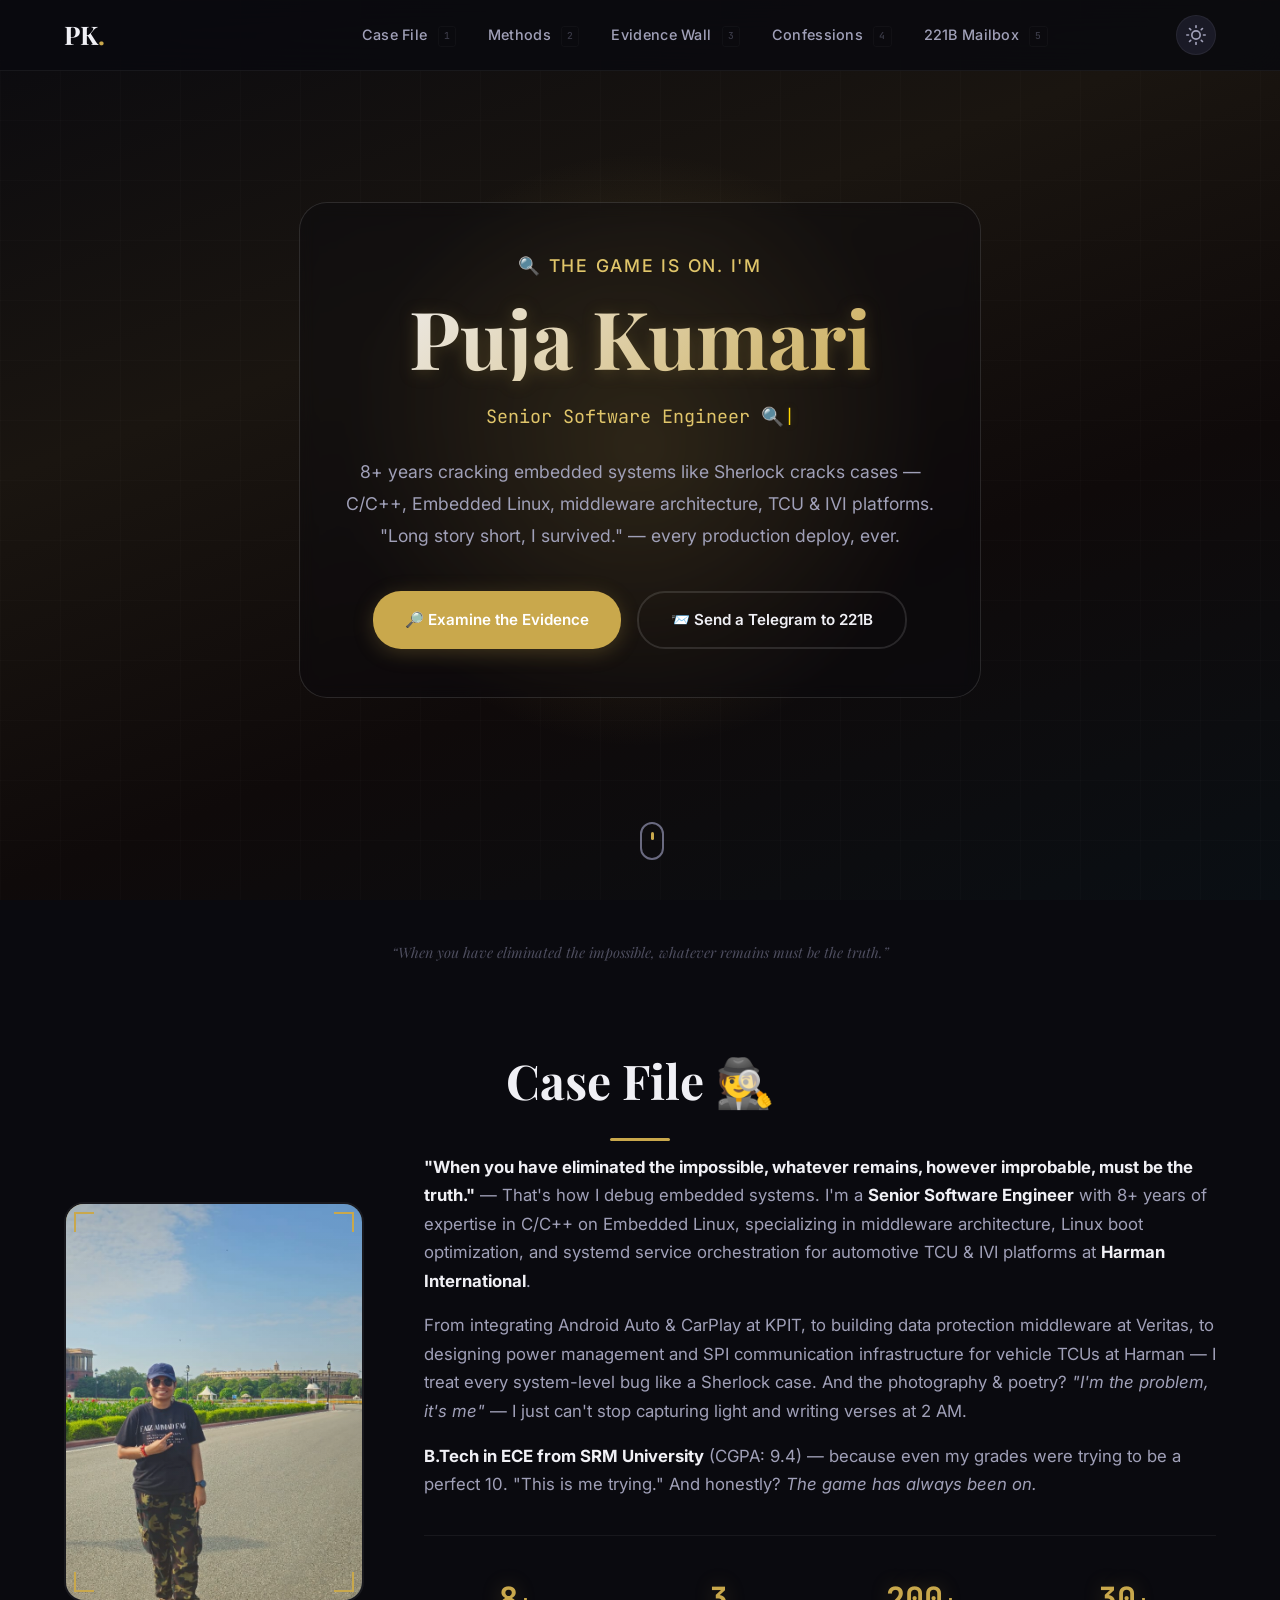
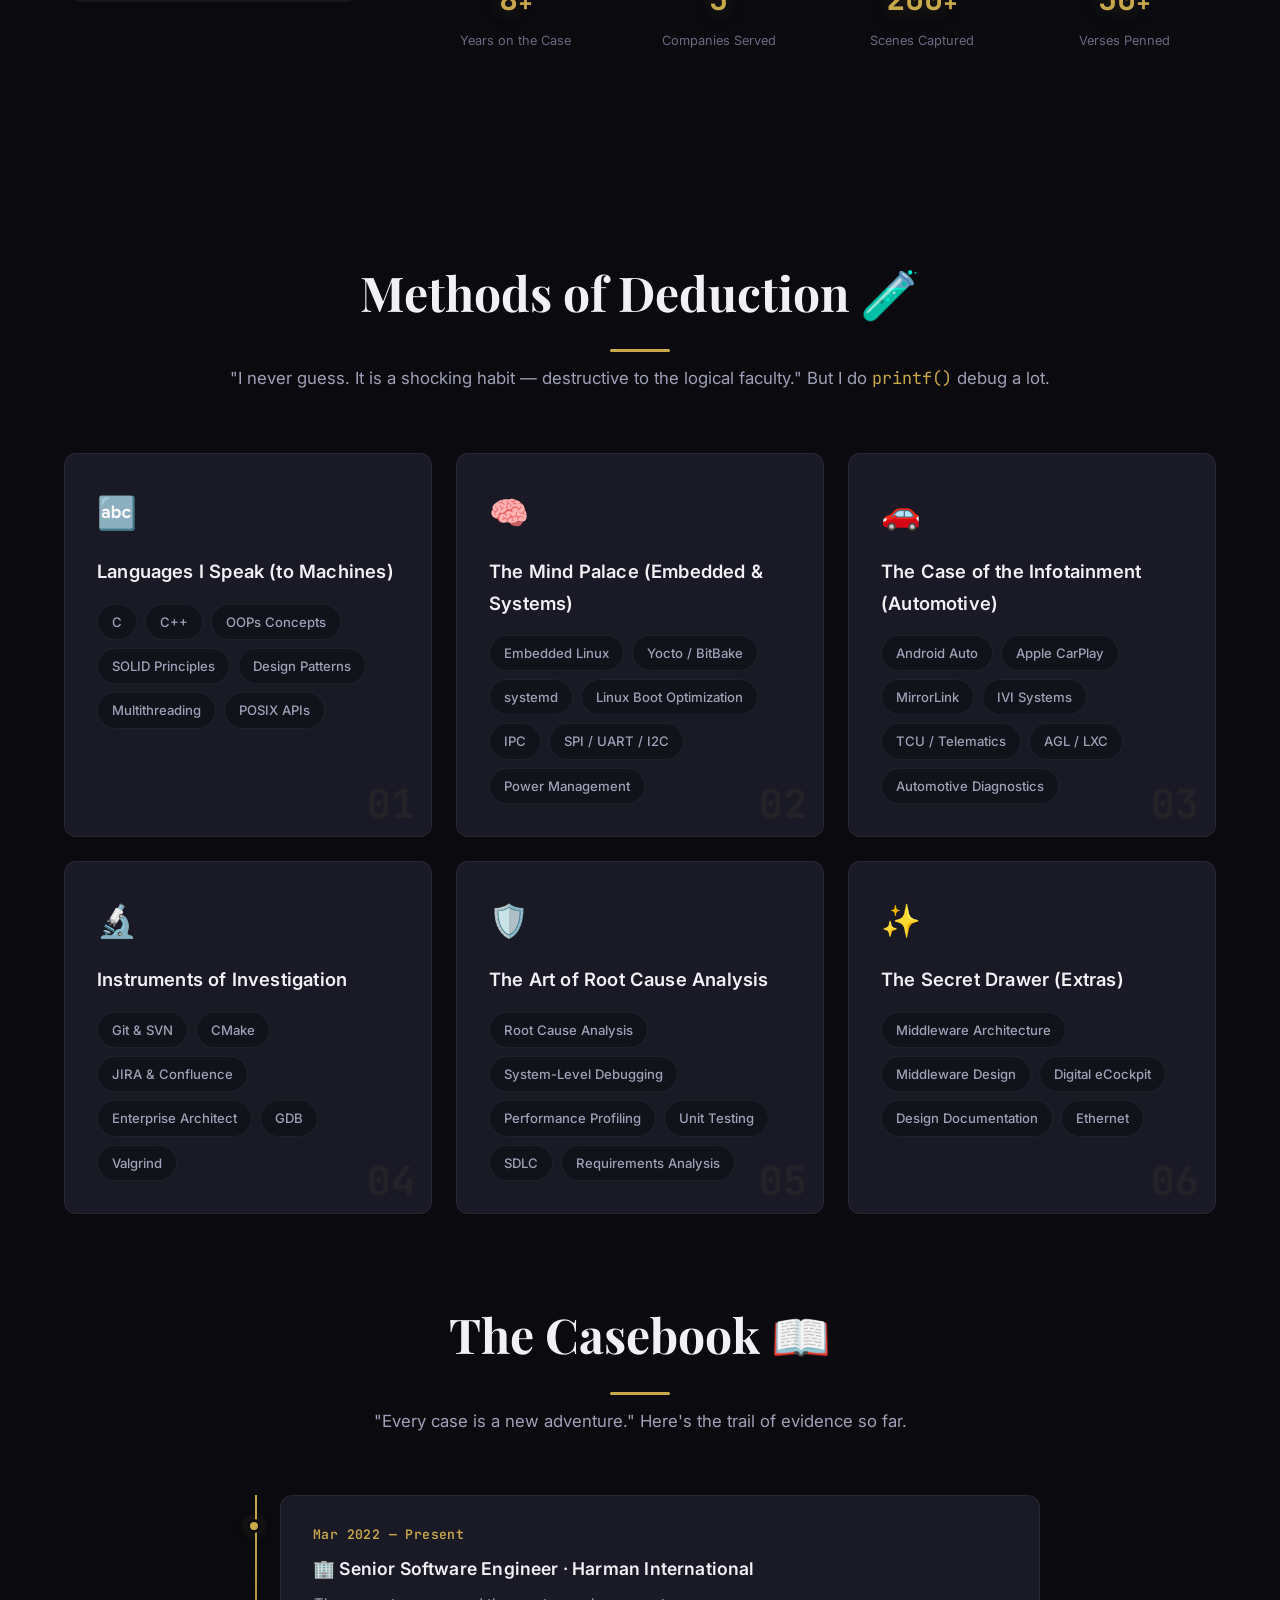
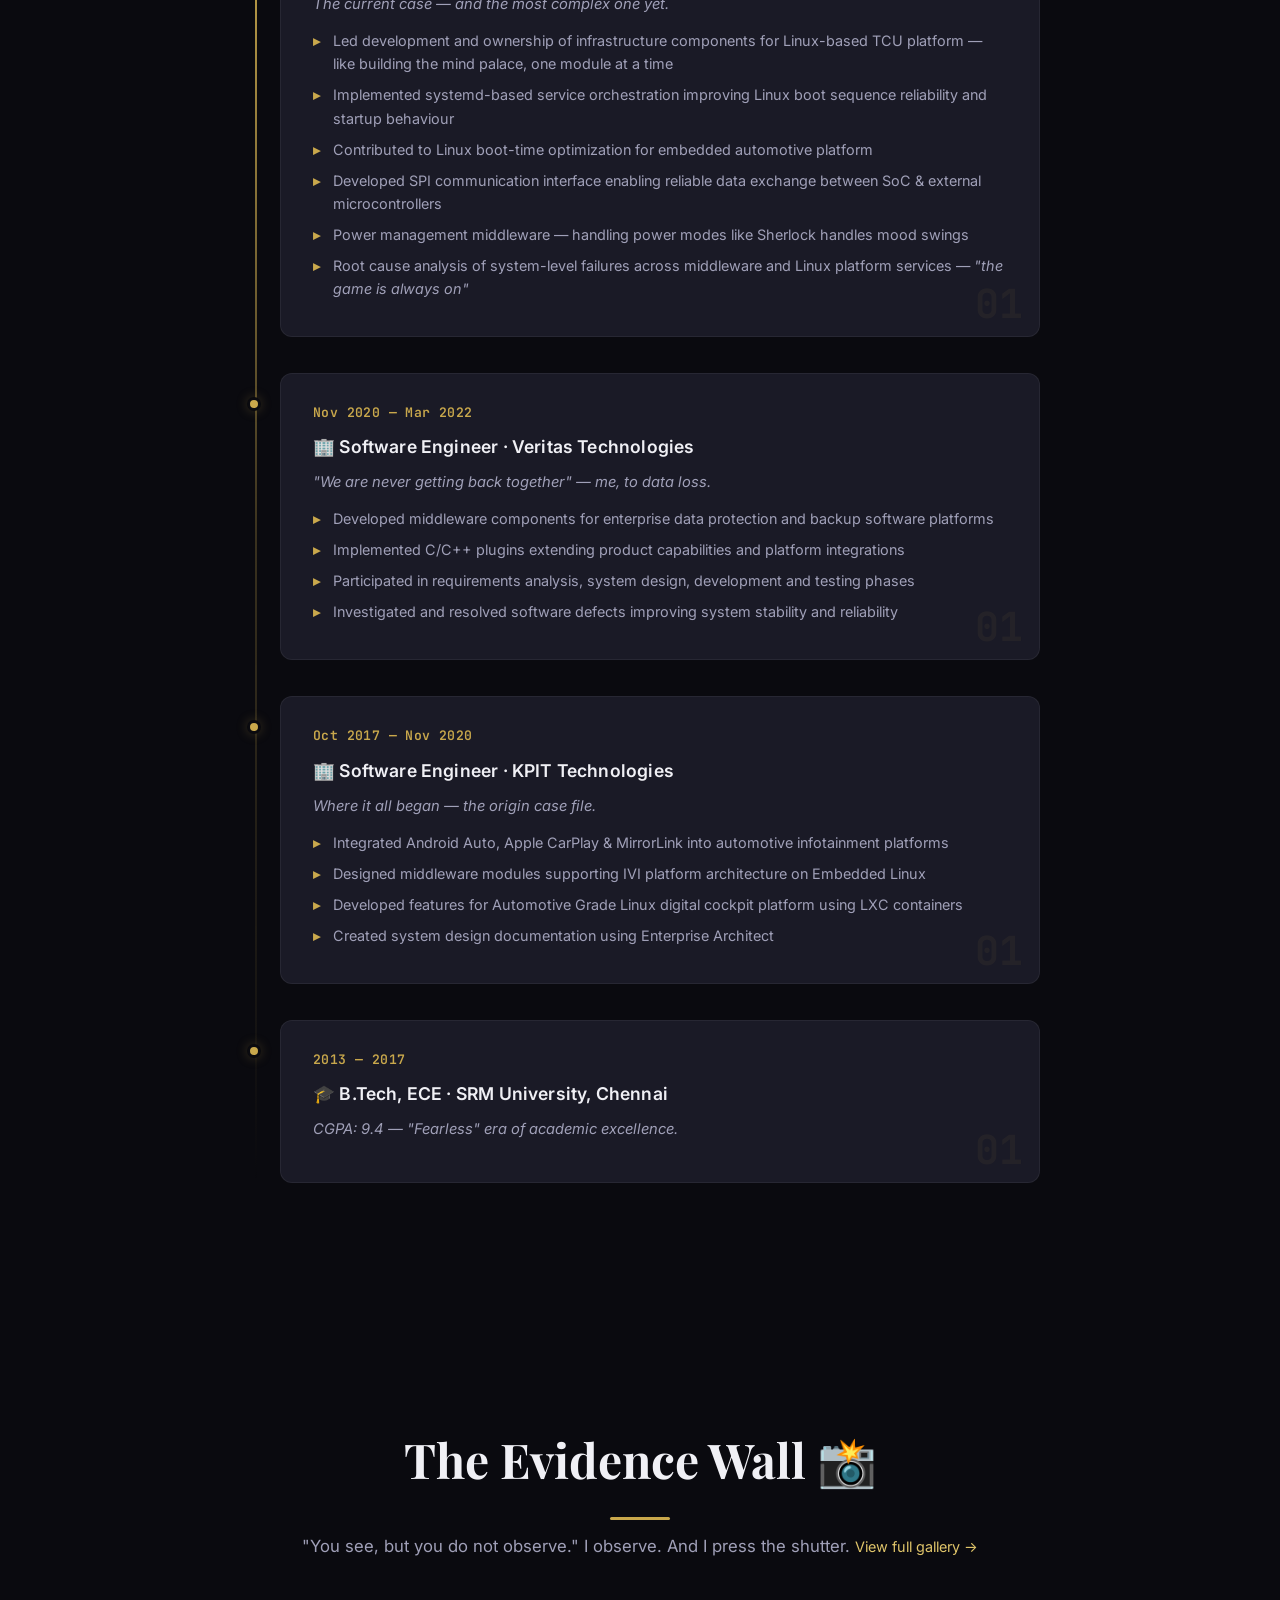
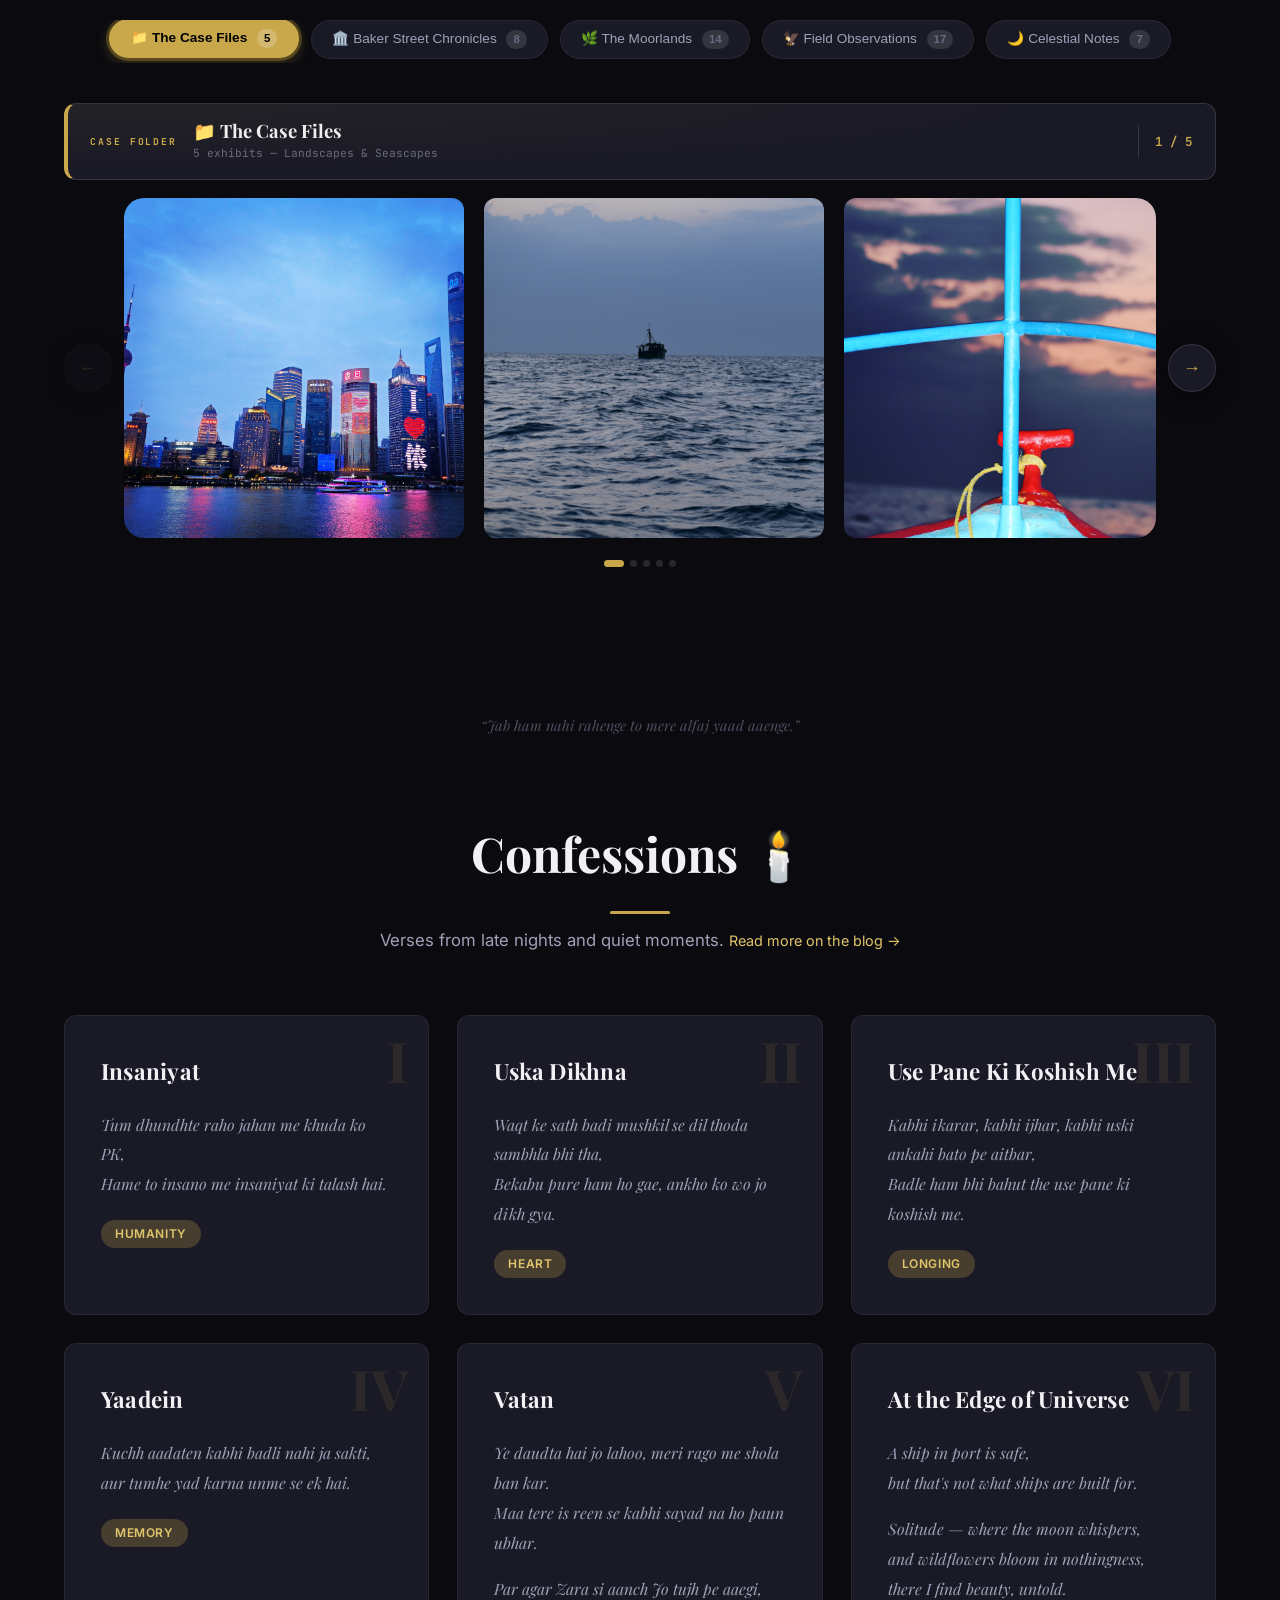
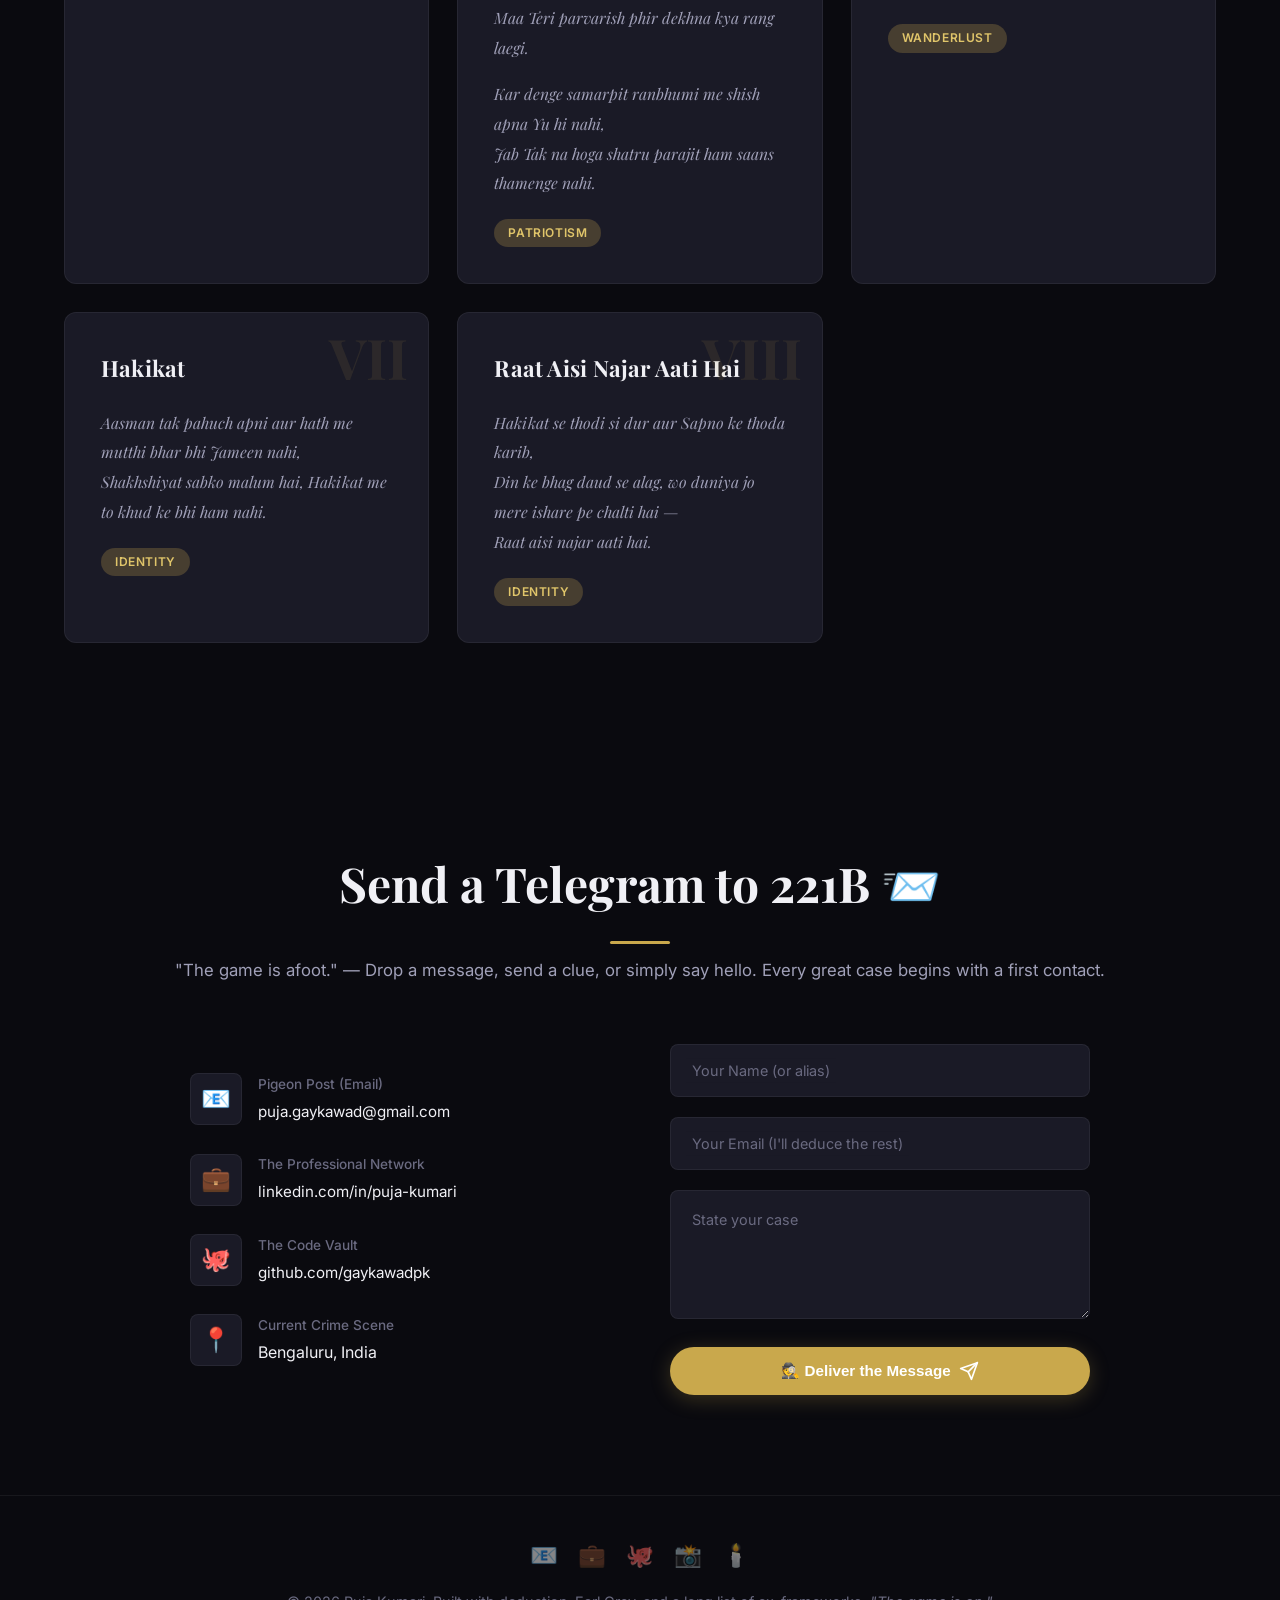
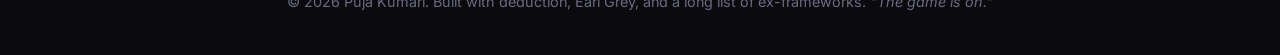
<file: index.html>
<!DOCTYPE html>
<html lang="en" data-theme="dark">
<head>
  <meta charset="UTF-8" />
  <meta name="viewport" content="width=device-width, initial-scale=1.0" />
  <title>PK. — Senior SW Engineer · Photographer · Poet | The Art of Deduction</title>
  <meta name="description" content="Puja Kumari — Senior Software Engineer with 7+ years in C/C++, Linux, embedded systems & automotive. Photographer, poet, and Sherlock enthusiast." />
  <meta name="keywords" content="Puja Kumari, software engineer, embedded systems, C++, Linux, automotive, photographer, poet, portfolio" />
  <meta name="author" content="Puja Kumari" />
  <meta name="theme-color" content="#0a0a0f" />

  <!-- Open Graph / Social -->
  <meta property="og:type" content="website" />
  <meta property="og:title" content="PK. — Senior SW Engineer · Photographer · Poet" />
  <meta property="og:description" content="7+ years cracking embedded systems like Sherlock cracks cases — C/C++, Linux, automotive infotainment & telematics." />
  <meta property="og:image" content="images/puja_profile.jpeg" />
  <meta property="og:url" content="https://gaykawadpk.github.io/portfolio/" />

  <!-- Twitter Card -->
  <meta name="twitter:card" content="summary_large_image" />
  <meta name="twitter:title" content="PK. — Senior SW Engineer · Photographer · Poet" />
  <meta name="twitter:description" content="7+ years cracking embedded systems like Sherlock cracks cases." />
  <meta name="twitter:image" content="images/puja_profile.jpeg" />

  <!-- Canonical URL (SEO) -->
  <link rel="canonical" href="https://gaykawadpk.github.io/portfolio/" />

  <!-- Favicon (gold magnifying glass) -->
  <link rel="icon" href="data:image/svg+xml,<svg xmlns='http://www.w3.org/2000/svg' viewBox='0 0 100 100'><text y='.9em' font-size='90'>🔍</text></svg>" />

  <link rel="stylesheet" href="style.css" />
  <link rel="preconnect" href="https://fonts.googleapis.com" />
  <link rel="preconnect" href="https://fonts.gstatic.com" crossorigin />
  <link href="https://fonts.googleapis.com/css2?family=Inter:wght@300;400;500;600;700&family=Playfair+Display:ital,wght@0,400;0,700;1,400&family=JetBrains+Mono:wght@400;500&display=swap" rel="stylesheet" />

  <!-- Preload critical image -->
  <link rel="preload" href="images/puja_profile.jpeg" as="image" />
</head>
<body>
  <!-- ♿ SKIP TO CONTENT (accessibility) -->
  <a href="#about" class="skip-link">Skip to content</a>

  <!-- 🎬 CINEMATIC PAGE LOADER -->
  <div class="page-loader" id="pageLoader">
    <div class="loader-magnifier"></div>
    <div class="loader-text">Examining evidence...</div>
  </div>

  <!-- 🔍 CUSTOM CURSOR -->
  <div class="custom-cursor" id="customCursor"></div>
  <div class="cursor-dot" id="cursorDot"></div>

  <!-- 🔮 CONSTELLATION BACKGROUND -->
  <canvas class="constellation-canvas" id="constellationCanvas"></canvas>

  <!-- ===== NAVBAR ===== -->
  <nav class="navbar" id="navbar">
    <div class="nav-container">
      <a href="#hero" class="nav-logo">PK<span class="accent">.</span></a>
      <span class="morse-badge" title="PK in Morse Code">.--. -.-</span>
      <button class="nav-toggle" id="navToggle" aria-label="Toggle menu">
        <span></span><span></span><span></span>
      </button>
      <ul class="nav-links" id="navLinks">
        <li><a href="#about">Case File <span class="kbd-hint">1</span></a></li>
        <li><a href="#skills">Methods <span class="kbd-hint">2</span></a></li>
        <li><a href="#gallery">Evidence Wall <span class="kbd-hint">3</span></a></li>
        <li><a href="#poetry">Confessions <span class="kbd-hint">4</span></a></li>
        <li><a href="#contact">221B Mailbox <span class="kbd-hint">5</span></a></li>
      </ul>
      <button class="theme-toggle" id="themeToggle" aria-label="Toggle theme">
        <svg class="icon-sun" xmlns="http://www.w3.org/2000/svg" width="20" height="20" viewBox="0 0 24 24" fill="none" stroke="currentColor" stroke-width="2" stroke-linecap="round" stroke-linejoin="round"><circle cx="12" cy="12" r="5"/><line x1="12" y1="1" x2="12" y2="3"/><line x1="12" y1="21" x2="12" y2="23"/><line x1="4.22" y1="4.22" x2="5.64" y2="5.64"/><line x1="18.36" y1="18.36" x2="19.78" y2="19.78"/><line x1="1" y1="12" x2="3" y2="12"/><line x1="21" y1="12" x2="23" y2="12"/><line x1="4.22" y1="19.78" x2="5.64" y2="18.36"/><line x1="18.36" y1="5.64" x2="19.78" y2="4.22"/></svg>
        <svg class="icon-moon" xmlns="http://www.w3.org/2000/svg" width="20" height="20" viewBox="0 0 24 24" fill="none" stroke="currentColor" stroke-width="2" stroke-linecap="round" stroke-linejoin="round"><path d="M21 12.79A9 9 0 1 1 11.21 3 7 7 0 0 0 21 12.79z"/></svg>
      </button>
    </div>
  </nav>

  <!-- ===== HERO ===== -->
  <header class="hero" id="hero">
    <div class="hero-particles" id="particles"></div>
    <div class="hero-content">
      <p class="hero-greeting animate-in">🔍 The game is on. I'm</p>
      <h1 class="hero-name animate-in delay-1">Puja Kumari</h1>
      <div class="hero-roles animate-in delay-2">
        <span class="role-typing" id="typingRole"></span><span class="cursor">|</span>
      </div>
      <p class="hero-tagline animate-in delay-3">8+ years cracking embedded systems like Sherlock cracks cases — C/C++, Embedded Linux, middleware architecture, TCU &amp; IVI platforms.<br/>"Long story short, I survived." — every production deploy, ever.</p>
      <div class="hero-cta animate-in delay-4">
        <a href="#skills" class="btn btn-primary">🔎 Examine the Evidence</a>
        <a href="#contact" class="btn btn-outline">📨 Send a Telegram to 221B</a>
      </div>
    </div>
    <div class="scroll-indicator">
      <div class="mouse">
        <div class="wheel"></div>
      </div>
    </div>
  </header>

  <!-- ===== ABOUT ===== -->
  <section class="section about" id="about">
    <div class="container">
      <h2 class="section-title">Case File 🕵️</h2>
      <div class="about-grid">
        <div class="about-image">
          <div class="image-frame">
            <div class="corner tl"></div>
            <div class="corner tr"></div>
            <div class="corner bl"></div>
            <div class="corner br"></div>
            <img src="images/puja_profile.jpeg" alt="Puja Kumari — Senior Software Engineer, Photographer and Poet" style="width: 100%; height: 100%; object-fit: cover;" />
          </div>
        </div>
        <div class="about-text">
          <p><strong>"When you have eliminated the impossible, whatever remains, however improbable, must be the truth."</strong> — That's how I debug embedded systems. I'm a <strong>Senior Software Engineer</strong> with 8+ years of expertise in C/C++ on Embedded Linux, specializing in middleware architecture, Linux boot optimization, and systemd service orchestration for automotive TCU &amp; IVI platforms at <strong>Harman International</strong>.</p>
          <p>From integrating Android Auto &amp; CarPlay at KPIT, to building data protection middleware at Veritas, to designing power management and SPI communication infrastructure for vehicle TCUs at Harman — I treat every system-level bug like a Sherlock case. And the photography &amp; poetry? <em>"I'm the problem, it's me"</em> — I just can't stop capturing light and writing verses at 2 AM.</p>
          <p><strong>B.Tech in ECE from SRM University</strong> (CGPA: 9.4) — because even my grades were trying to be a perfect 10. "This is me trying." And honestly? <em>The game has always been on.</em></p>
          <div class="about-stats">
            <div class="stat">
              <span class="stat-number" data-target="8">0</span><span class="stat-suffix">+</span>
              <span class="stat-label">Years on the Case</span>
            </div>
            <div class="stat">
              <span class="stat-number" data-target="3">0</span><span class="stat-suffix"></span>
              <span class="stat-label">Companies Served</span>
            </div>
            <div class="stat">
              <span class="stat-number" data-target="200">0</span><span class="stat-suffix">+</span>
              <span class="stat-label">Scenes Captured</span>
            </div>
            <div class="stat">
              <span class="stat-number" data-target="30">0</span><span class="stat-suffix">+</span>
              <span class="stat-label">Verses Penned</span>
            </div>
          </div>
        </div>
      </div>
    </div>
  </section>

  <!-- ===== SKILLS ===== -->
  <section class="section skills" id="skills">
    <div class="container">
      <h2 class="section-title">Methods of Deduction 🧪</h2>
      <p class="section-subtitle">"I never guess. It is a shocking habit — destructive to the logical faculty." But I do <code style="font-family: var(--font-mono); color: var(--accent);">printf()</code> debug a lot.</p>

      <div class="skills-grid">
        <!-- Core Languages -->
        <div class="skill-card" data-category="languages">
          <div class="skill-icon">🔤</div>
          <h3>Languages I Speak (to Machines)</h3>
          <div class="skill-tags">
            <span class="tag">C</span>
            <span class="tag">C++</span>
            <span class="tag">OOPs Concepts</span>
            <span class="tag">SOLID Principles</span>
            <span class="tag">Design Patterns</span>
            <span class="tag">Multithreading</span>
            <span class="tag">POSIX APIs</span>
          </div>
        </div>

        <!-- Embedded & Systems -->
        <div class="skill-card" data-category="embedded">
          <div class="skill-icon">🧠</div>
          <h3>The Mind Palace (Embedded &amp; Systems)</h3>
          <div class="skill-tags">
            <span class="tag">Embedded Linux</span>
            <span class="tag">Yocto / BitBake</span>
            <span class="tag">systemd</span>
            <span class="tag">Linux Boot Optimization</span>
            <span class="tag">IPC</span>
            <span class="tag">SPI / UART / I2C</span>
            <span class="tag">Power Management</span>
          </div>
        </div>

        <!-- Automotive -->
        <div class="skill-card" data-category="automotive">
          <div class="skill-icon">🚗</div>
          <h3>The Case of the Infotainment (Automotive)</h3>
          <div class="skill-tags">
            <span class="tag">Android Auto</span>
            <span class="tag">Apple CarPlay</span>
            <span class="tag">MirrorLink</span>
            <span class="tag">IVI Systems</span>
            <span class="tag">TCU / Telematics</span>
            <span class="tag">AGL / LXC</span>
            <span class="tag">Automotive Diagnostics</span>
          </div>
        </div>

        <!-- Build & Tools -->
        <div class="skill-card" data-category="tools">
          <div class="skill-icon">🔬</div>
          <h3>Instruments of Investigation</h3>
          <div class="skill-tags">
            <span class="tag">Git & SVN</span>
            <span class="tag">CMake</span>
            <span class="tag">JIRA & Confluence</span>
            <span class="tag">Enterprise Architect</span>
            <span class="tag">GDB</span>
            <span class="tag">Valgrind</span>
          </div>
        </div>

        <!-- Testing & Process -->
        <div class="skill-card" data-category="testing">
          <div class="skill-icon">🛡️</div>
          <h3>The Art of Root Cause Analysis</h3>
          <div class="skill-tags">
            <span class="tag">Root Cause Analysis</span>
            <span class="tag">System-Level Debugging</span>
            <span class="tag">Performance Profiling</span>
            <span class="tag">Unit Testing</span>
            <span class="tag">SDLC</span>
            <span class="tag">Requirements Analysis</span>
          </div>
        </div>

        <!-- Extras -->
        <div class="skill-card" data-category="extras">
          <div class="skill-icon">✨</div>
          <h3>The Secret Drawer (Extras)</h3>
          <div class="skill-tags">
            <span class="tag">Middleware Architecture</span>
            <span class="tag">Middleware Design</span>
            <span class="tag">Digital eCockpit</span>
            <span class="tag">Design Documentation</span>
            <span class="tag">Ethernet</span>
          </div>
        </div>
      </div>

      <!-- ===== EXPERIENCE TIMELINE ===== -->
      <h2 class="section-title" style="margin-top: 80px;">The Casebook 📖</h2>
      <p class="section-subtitle">"Every case is a new adventure." Here's the trail of evidence so far.</p>

      <div class="timeline">
        <div class="timeline-item">
          <div class="timeline-marker"></div>
          <div class="timeline-content skill-card">
            <div class="timeline-date">Mar 2022 — Present</div>
            <h3>🏢 Senior Software Engineer · Harman International</h3>
            <p>The current case — and the most complex one yet.</p>
            <ul class="timeline-list">
              <li>Led development and ownership of infrastructure components for Linux-based TCU platform — like building the mind palace, one module at a time</li>
              <li>Implemented systemd-based service orchestration improving Linux boot sequence reliability and startup behaviour</li>
              <li>Contributed to Linux boot-time optimization for embedded automotive platform</li>
              <li>Developed SPI communication interface enabling reliable data exchange between SoC &amp; external microcontrollers</li>
              <li>Power management middleware — handling power modes like Sherlock handles mood swings</li>
              <li>Root cause analysis of system-level failures across middleware and Linux platform services — <em>"the game is always on"</em></li>
            </ul>
          </div>
        </div>

        <div class="timeline-item">
          <div class="timeline-marker"></div>
          <div class="timeline-content skill-card">
            <div class="timeline-date">Nov 2020 — Mar 2022</div>
            <h3>🏢 Software Engineer · Veritas Technologies</h3>
            <p>"We are never getting back together" — me, to data loss.</p>
            <ul class="timeline-list">
              <li>Developed middleware components for enterprise data protection and backup software platforms</li>
              <li>Implemented C/C++ plugins extending product capabilities and platform integrations</li>
              <li>Participated in requirements analysis, system design, development and testing phases</li>
              <li>Investigated and resolved software defects improving system stability and reliability</li>
            </ul>
          </div>
        </div>

        <div class="timeline-item">
          <div class="timeline-marker"></div>
          <div class="timeline-content skill-card">
            <div class="timeline-date">Oct 2017 — Nov 2020</div>
            <h3>🏢 Software Engineer · KPIT Technologies</h3>
            <p>Where it all began — the origin case file.</p>
            <ul class="timeline-list">
              <li>Integrated Android Auto, Apple CarPlay &amp; MirrorLink into automotive infotainment platforms</li>
              <li>Designed middleware modules supporting IVI platform architecture on Embedded Linux</li>
              <li>Developed features for Automotive Grade Linux digital cockpit platform using LXC containers</li>
              <li>Created system design documentation using Enterprise Architect</li>
            </ul>
          </div>
        </div>

        <div class="timeline-item">
          <div class="timeline-marker"></div>
          <div class="timeline-content skill-card">
            <div class="timeline-date">2013 — 2017</div>
            <h3>🎓 B.Tech, ECE · SRM University, Chennai</h3>
            <p>CGPA: 9.4 — <em>"Fearless"</em> era of academic excellence.</p>
          </div>
        </div>
      </div>
    </div>
  </section>

  <!-- ===== PHOTOGRAPHY ===== -->
  <section class="section gallery" id="gallery">
    <div class="container">
      <h2 class="section-title">The Evidence Wall 📸</h2>
      <p class="section-subtitle">"You see, but you do not observe." I observe. And I press the shutter. <a href="https://attheedgeofuniverse.blogspot.com" target="_blank" rel="noopener noreferrer" style="font-size: 0.9rem;">View full gallery →</a></p>

      <div class="gallery-filters">
        <button class="filter-btn active" data-filter="landscape">📁 The Case Files <span class="filter-count">5</span></button>
        <button class="filter-btn" data-filter="street">🏛️ Baker Street Chronicles <span class="filter-count">8</span></button>
        <button class="filter-btn" data-filter="nature">🌿 The Moorlands <span class="filter-count">14</span></button>
        <button class="filter-btn" data-filter="wildlife">🦅 Field Observations <span class="filter-count">17</span></button>
        <button class="filter-btn" data-filter="sky">🌙 Celestial Notes <span class="filter-count">7</span></button>
      </div>

      <!-- Active category header — updated by JS -->
      <div class="gallery-active-header" id="galleryActiveHeader">
        <span class="category-tag">CASE FOLDER</span>
        <div class="gallery-active-header-body">
          <h3 class="category-title" id="galleryActiveTitle">📁 The Case Files</h3>
          <span class="category-meta" id="galleryActiveMeta">5 exhibits — Landscapes &amp; Seascapes</span>
        </div>
        <div class="category-rule"></div>
        <span class="gallery-active-counter" id="galleryActiveCounter">1 / 5</span>
      </div>

      <!-- Carousel wrapper -->
      <div class="carousel-wrapper">
        <button class="carousel-arrow carousel-prev" id="carouselPrev" aria-label="Previous">&#8592;</button>
        <div class="carousel-viewport" id="carouselViewport">
          <div class="carousel-track" id="carouselTrack">

        <!-- ═══ 📁 THE CASE FILES (Landscape / Seascape) ═══ -->
        <div class="gallery-item" data-category="landscape">
          <img src="images/1000059189.jpg" alt="Shanghai Tower from the Bund" loading="lazy" />
          <div class="gallery-overlay">
            <h4>Shanghai from the Bund</h4>
            <p>Skyline that touches clouds</p>
          </div>
        </div>
        <div class="gallery-item" data-category="landscape">
          <img src="images/1000008219.jpg" alt="Sea at Morning" loading="lazy" />
          <div class="gallery-overlay">
            <h4>Sea at Morning</h4>
            <p>"Daylight, I only see daylight"</p>
          </div>
        </div>
        <div class="gallery-item" data-category="landscape">
          <img src="images/1000008751.jpg" alt="Indian Ocean from the Bow" loading="lazy" />
          <div class="gallery-overlay">
            <h4>Indian Ocean</h4>
            <p>A ship in harbour is safe — but that's not what ships are for</p>
          </div>
        </div>
        <div class="gallery-item" data-category="landscape">
          <img src="images/1000008218.jpg" alt="Sunrise at Sea" loading="lazy" />
          <div class="gallery-overlay">
            <h4>Sunrise at Sea</h4>
            <p>The world wakes in fire and gold</p>
          </div>
        </div>
        <div class="gallery-item" data-category="landscape">
          <img src="images/1000082922.jpg" alt="Bridge over the Ganges, Kolkata" loading="lazy" />
          <div class="gallery-overlay">
            <h4>Over the Ganges</h4>
            <p>Howrah's iron spine, Kolkata</p>
          </div>
        </div>

        <!-- ═══ 🏛️ STREETS OF BAKER (Sacred & Street) ═══ -->
        <div class="gallery-item" data-category="street">
          <img src="images/1000105431.webp" alt="Shantang Street, Suzhou" loading="lazy" />
          <div class="gallery-overlay">
            <h4>Shantang Street</h4>
            <p>Suzhou, China — where time stands still</p>
          </div>
        </div>
        <div class="gallery-item" data-category="street">
          <img src="images/1000083340.jpg" alt="Dakshineswar Kali Temple at Sunset" loading="lazy" />
          <div class="gallery-overlay">
            <h4>Dakshineswar at Dusk</h4>
            <p>Kolkata's soul, gilded by the setting sun</p>
          </div>
        </div>
        <div class="gallery-item" data-category="street">
          <img src="images/1000031994.jpg" alt="Veena Structure, Ayodhya" loading="lazy" />
          <div class="gallery-overlay">
            <h4>Strings of Ayodhya</h4>
            <p>Where faith and art become one</p>
          </div>
        </div>
        <div class="gallery-item" data-category="street">
          <img src="images/photo9.jpeg" alt="Dhari Devi Mandir, Uttarakhand" loading="lazy" />
          <div class="gallery-overlay">
            <h4>Dhari Devi Mandir</h4>
            <p>Uttarakhand — where the mountain meets the divine</p>
          </div>
        </div>
        <div class="gallery-item" data-category="street">
          <img src="images/photo11.jpeg" alt="Kirti Mandir, Barsana" loading="lazy" />
          <div class="gallery-overlay">
            <h4>Kirti Mandir</h4>
            <p>Barsana — Radha's eternal abode</p>
          </div>
        </div>
        <div class="gallery-item" data-category="street">
          <img src="images/photo16.jpeg" alt="Khajuraho Temple" loading="lazy" />
          <div class="gallery-overlay">
            <h4>Khajuraho</h4>
            <p>Stone stories carved for eternity</p>
          </div>
        </div>
        <div class="gallery-item" data-category="street">
          <img src="images/photo19.jpeg" alt="Baker Street Cafe, Pondicherry" loading="lazy" />
          <div class="gallery-overlay">
            <h4>Baker Street Café</h4>
            <p>Pondicherry — even the café knew 🔍</p>
          </div>
        </div>
        <div class="gallery-item" data-category="street">
          <img src="images/photo20.jpeg" alt="Goddess Saraswati" loading="lazy" />
          <div class="gallery-overlay">
            <h4>Goddess Saraswati</h4>
            <p>The patron of all who create</p>
          </div>
        </div>

        <!-- ═══ 🌿 THE MOORLANDS (Nature / Plants) ═══ -->
        <div class="gallery-item" data-category="nature">
          <img src="images/1000099188.jpg" alt="Golden Rays in the Jungle" loading="lazy" />
          <div class="gallery-overlay">
            <h4>Cathedral of Light</h4>
            <p>When the jungle becomes a temple</p>
          </div>
        </div>
        <div class="gallery-item" data-category="nature">
          <img src="images/1000008750.jpg" alt="Leaf — Nature's Blueprint" loading="lazy" />
          <div class="gallery-overlay">
            <h4>Nature's Blueprint</h4>
            <p>Every vein tells a story</p>
          </div>
        </div>
        <div class="gallery-item" data-category="nature">
          <img src="images/1000008752.jpg" alt="Botanical Wonder" loading="lazy" />
          <div class="gallery-overlay">
            <h4>Botanical Wonder</h4>
            <p>Life finds a way</p>
          </div>
        </div>
        <div class="gallery-item" data-category="nature">
          <img src="images/1000082575.jpg" alt="Lone Flower at the Lake" loading="lazy" />
          <div class="gallery-overlay">
            <h4>Lone Bloom</h4>
            <p>Small and stubborn, like hope</p>
          </div>
        </div>
        <div class="gallery-item" data-category="nature">
          <img src="images/1000046307.jpg" alt="Bird on a Branch" loading="lazy" />
          <div class="gallery-overlay">
            <h4>The Perched One</h4>
            <p>Patience is the art of birds</p>
          </div>
        </div>
        <div class="gallery-item" data-category="nature">
          <img src="images/1000041236.jpg" alt="Flower — Macro" loading="lazy" />
          <div class="gallery-overlay">
            <h4>Bloom, Close</h4>
            <p>The universe in a petal</p>
          </div>
        </div>
        <div class="gallery-item" data-category="nature">
          <img src="images/1000099189.jpg" alt="Sunrays on Trees in the Jungle" loading="lazy" />
          <div class="gallery-overlay">
            <h4>The Golden Hour Forest</h4>
            <p>Light that makes you believe</p>
          </div>
        </div>
        <div class="gallery-item" data-category="nature">
          <img src="images/1000099190.jpg" alt="Sunrays in the Jungle" loading="lazy" />
          <div class="gallery-overlay">
            <h4>Through the Canopy</h4>
            <p>Chasing light between the leaves</p>
          </div>
        </div>
        <div class="gallery-item" data-category="nature">
          <img src="images/photo2.jpeg" alt="Sunflower" loading="lazy" />
          <div class="gallery-overlay">
            <h4>Heliotrope</h4>
            <p>One flower, one perfect moment</p>
          </div>
        </div>
        <div class="gallery-item" data-category="nature">
          <img src="images/photo3.jpeg" alt="Sunflower Garden" loading="lazy" />
          <div class="gallery-overlay">
            <h4>Sunflower Garden</h4>
            <p>Turning toward the light, always</p>
          </div>
        </div>
        <div class="gallery-item" data-category="nature">
          <img src="images/photo17.jpeg" alt="Flower" loading="lazy" />
          <div class="gallery-overlay">
            <h4>In Bloom</h4>
            <p>Fragile and fierce</p>
          </div>
        </div>
        <div class="gallery-item" data-category="nature">
          <img src="images/photo21.jpeg" alt="Flower — Macro" loading="lazy" />
          <div class="gallery-overlay">
            <h4>Petal Universe</h4>
            <p>The whole world in close-up</p>
          </div>
        </div>
        <div class="gallery-item" data-category="nature">
          <img src="images/photo22.jpeg" alt="Flower" loading="lazy" />
          <div class="gallery-overlay">
            <h4>Soft Petals</h4>
            <p>Quiet beauty</p>
          </div>
        </div>
        <div class="gallery-item" data-category="nature">
          <img src="images/photo24.jpeg" alt="Leaf and Lights" loading="lazy" />
          <div class="gallery-overlay">
            <h4>Leaf & Light</h4>
            <p>Where nature meets bokeh</p>
          </div>
        </div>

        <!-- ═══ 🦅 FIELD OBSERVATIONS (Wildlife) ═══ -->
        <div class="gallery-item" data-category="wildlife">
          <img src="images/1000135410.webp" alt="Squirrel on Branch" loading="lazy" />
          <div class="gallery-overlay">
            <h4>The Little Observer</h4>
            <p>Every creature has a story</p>
          </div>
        </div>
        <div class="gallery-item" data-category="wildlife">
          <img src="images/photo1.jpeg" alt="Bird on a Rock in the Lake" loading="lazy" />
          <div class="gallery-overlay">
            <h4>Island Watch</h4>
            <p>Solitude, in the middle of still water</p>
          </div>
        </div>
        <div class="gallery-item" data-category="wildlife">
          <img src="images/photo4.jpeg" alt="Peacock" loading="lazy" />
          <div class="gallery-overlay">
            <h4>Peacock</h4>
            <p>India's pride, dressed in a thousand eyes</p>
          </div>
        </div>
        <div class="gallery-item" data-category="wildlife">
          <img src="images/photo5.jpeg" alt="Butterfly" loading="lazy" />
          <div class="gallery-overlay">
            <h4>Papillon</h4>
            <p>Proof that transformation is beautiful</p>
          </div>
        </div>
        <div class="gallery-item" data-category="wildlife">
          <img src="images/photo6.jpeg" alt="Spider in Web" loading="lazy" />
          <div class="gallery-overlay">
            <h4>The Architect</h4>
            <p>Every web is a masterpiece</p>
          </div>
        </div>
        <div class="gallery-item" data-category="wildlife">
          <img src="images/photo7.jpeg" alt="Spider in Web" loading="lazy" />
          <div class="gallery-overlay">
            <h4>Silk & Dew</h4>
            <p>The quietest engineering feat</p>
          </div>
        </div>
        <div class="gallery-item" data-category="wildlife">
          <img src="images/photo8.jpeg" alt="Langoor" loading="lazy" />
          <div class="gallery-overlay">
            <h4>The Langoor</h4>
            <p>Ancient eyes, watching the world</p>
          </div>
        </div>
        <div class="gallery-item" data-category="wildlife">
          <img src="images/photo10.jpeg" alt="Peacock" loading="lazy" />
          <div class="gallery-overlay">
            <h4>Peacock in Repose</h4>
            <p>Beauty that doesn't need to try</p>
          </div>
        </div>
        <div class="gallery-item" data-category="wildlife">
          <img src="images/photo12.jpeg" alt="Deers" loading="lazy" />
          <div class="gallery-overlay">
            <h4>The Herd</h4>
            <p>Grace in numbers</p>
          </div>
        </div>
        <div class="gallery-item" data-category="wildlife">
          <img src="images/photo13.jpeg" alt="Deer" loading="lazy" />
          <div class="gallery-overlay">
            <h4>The Gentle One</h4>
            <p>Eyes like forest pools</p>
          </div>
        </div>
        <div class="gallery-item" data-category="wildlife">
          <img src="images/photo14.jpeg" alt="Bird on a Branch" loading="lazy" />
          <div class="gallery-overlay">
            <h4>Morning Perch</h4>
            <p>First light, first song</p>
          </div>
        </div>
        <div class="gallery-item" data-category="wildlife">
          <img src="images/photo15.jpeg" alt="Birds in Sky" loading="lazy" />
          <div class="gallery-overlay">
            <h4>Migration</h4>
            <p>Going home, always going home</p>
          </div>
        </div>
        <div class="gallery-item" data-category="wildlife">
          <img src="images/photo26.jpeg" alt="Birds on Wire" loading="lazy" />
          <div class="gallery-overlay">
            <h4>The Congregation</h4>
            <p>A committee of birds, convened</p>
          </div>
        </div>
        <div class="gallery-item" data-category="wildlife">
          <img src="images/photo27.jpeg" alt="Bird on Wire" loading="lazy" />
          <div class="gallery-overlay">
            <h4>The Sentinel</h4>
            <p>Watching, always watching</p>
          </div>
        </div>
        <div class="gallery-item" data-category="wildlife">
          <img src="images/photo28.jpeg" alt="Bird" loading="lazy" />
          <div class="gallery-overlay">
            <h4>Portrait of a Bird</h4>
            <p>Every feather has a story</p>
          </div>
        </div>
        <div class="gallery-item" data-category="wildlife">
          <img src="images/photo29.jpeg" alt="Eagle" loading="lazy" />
          <div class="gallery-overlay">
            <h4>The Hunter</h4>
            <p>Eagle — sovereign of the sky</p>
          </div>
        </div>
        <div class="gallery-item" data-category="wildlife">
          <img src="images/photo30.jpeg" alt="Eagle" loading="lazy" />
          <div class="gallery-overlay">
            <h4>Eagle Eye</h4>
            <p>Nothing escapes this gaze</p>
          </div>
        </div>

        <!-- ═══ 🌙 CELESTIAL NOTES (Sky / Light) ═══ -->
        <div class="gallery-item" data-category="sky">
          <img src="images/1000086734.jpg" alt="Moon Arc" loading="lazy" />
          <div class="gallery-overlay">
            <h4>Moon Arc</h4>
            <p>The night sky draws its bow</p>
          </div>
        </div>
        <div class="gallery-item" data-category="sky">
          <img src="images/1000086736.jpg" alt="Full Moon" loading="lazy" />
          <div class="gallery-overlay">
            <h4>Full Moon</h4>
            <p>"Long story short, I survived"</p>
          </div>
        </div>
        <div class="gallery-item" data-category="sky">
          <img src="images/photo18.jpeg" alt="Sea Red at Sunrise" loading="lazy" />
          <div class="gallery-overlay">
            <h4>Blood Tide</h4>
            <p>The sea on fire at dawn</p>
          </div>
        </div>
        <div class="gallery-item" data-category="sky">
          <img src="images/1000082717.jpg" alt="Sunset and Plane over the Lake" loading="lazy" />
          <div class="gallery-overlay">
            <h4>Departure at Dusk</h4>
            <p>Somewhere between here and there</p>
          </div>
        </div>
        <div class="gallery-item" data-category="sky">
          <img src="images/1000099329.webp" alt="Bare Tree at Sunset" loading="lazy" />
          <div class="gallery-overlay">
            <h4>The Last Stand</h4>
            <p>Stripped bare, still beautiful</p>
          </div>
        </div>
        <div class="gallery-item" data-category="sky">
          <img src="images/photo25.jpeg" alt="Sunset at Mountain" loading="lazy" />
          <div class="gallery-overlay">
            <h4>Mountain Dusk</h4>
            <p>Where the peaks touch the last light</p>
          </div>
        </div>
        <div class="gallery-item" data-category="sky">
          <img src="images/photo23.jpeg" alt="Old Indian Lamp" loading="lazy" />
          <div class="gallery-overlay">
            <h4>The Old Lamp</h4>
            <p>Light that has seen centuries</p>
          </div>
        </div>
      </div><!-- /.gallery-grid removed, now carousel-track -->
        </div><!-- /.carousel-viewport -->
        <button class="carousel-arrow carousel-next" id="carouselNext" aria-label="Next">&#8594;</button>
      </div><!-- /.carousel-wrapper -->
      <div class="carousel-dots" id="carouselDots"></div>
    </div>
  </section>

  <!-- ===== POETRY ===== -->
  <section class="section poetry" id="poetry">
    <div class="container">
      <h2 class="section-title">Confessions 🕯️</h2>
      <p class="section-subtitle">Verses from late nights and quiet moments. <a href="https://tellinguntoldstory.blogspot.com" target="_blank" rel="noopener noreferrer" style="font-size: 0.9rem;">Read more on the blog →</a></p>

      <div class="poems-grid">
        <article class="poem-card">
          <div class="poem-decoration">I</div>
          <h3 class="poem-title">Insaniyat</h3>
          <div class="poem-body">
            <p>Tum dhundhte raho jahan me khuda ko PK,<br/>
            Hame to insano me insaniyat ki talash hai.</p>
          </div>
          <span class="poem-tag">humanity</span>
        </article>

        <article class="poem-card">
          <div class="poem-decoration">II</div>
          <h3 class="poem-title">Uska Dikhna</h3>
          <div class="poem-body">
            <p>Waqt ke sath badi mushkil se dil thoda sambhla bhi tha,<br/>
            Bekabu pure ham ho gae, ankho ko wo jo dikh gya.</p>
          </div>
          <span class="poem-tag">heart</span>
        </article>

        <article class="poem-card">
          <div class="poem-decoration">III</div>
          <h3 class="poem-title">Use Pane Ki Koshish Me</h3>
          <div class="poem-body">
            <p>Kabhi ikarar, kabhi ijhar, kabhi uski ankahi bato pe aitbar,<br/>
            Badle ham bhi bahut the use pane ki koshish me.</p>
          </div>
          <span class="poem-tag">longing</span>
        </article>

        <article class="poem-card">
          <div class="poem-decoration">IV</div>
          <h3 class="poem-title">Yaadein</h3>
          <div class="poem-body">
            <p>Kuchh aadaten kabhi badli nahi ja sakti,<br/>
            aur tumhe yad karna unme se ek hai.</p>
          </div>
          <span class="poem-tag">memory</span>
        </article>

        <article class="poem-card">
          <div class="poem-decoration">V</div>
          <h3 class="poem-title">Vatan</h3>
          <div class="poem-body">
            <p>Ye daudta hai jo lahoo, meri rago me shola ban kar.<br/>
            Maa tere is reen se kabhi sayad na ho paun ubhar.</p>
            <p>Par agar Zara si aanch Jo tujh pe aaegi,<br/>
            Maa Teri parvarish phir dekhna kya rang laegi.</p>
            <p>Kar denge samarpit ranbhumi me shish apna Yu hi nahi,<br/>
            Jab Tak na hoga shatru parajit ham saans thamenge nahi.</p>
          </div>
          <span class="poem-tag">patriotism</span>
        </article>

        <article class="poem-card">
          <div class="poem-decoration">VI</div>
          <h3 class="poem-title">At the Edge of Universe</h3>
          <div class="poem-body">
            <p>A ship in port is safe,<br/>
            but that's not what ships are built for.</p>
            <p>Solitude — where the moon whispers,<br/>
            and wildflowers bloom in nothingness,<br/>
            there I find beauty, untold.</p>
          </div>
          <span class="poem-tag">wanderlust</span>
        </article>

        <article class="poem-card">
          <div class="poem-decoration">VII</div>
          <h3 class="poem-title">Hakikat</h3>
          <div class="poem-body">
            <p>Aasman tak pahuch apni aur hath me mutthi bhar bhi Jameen nahi,<br/>
            Shakhshiyat sabko malum hai, Hakikat me to khud ke bhi ham nahi.</p>
          </div>
          <span class="poem-tag">identity</span>
        </article>

        <article class="poem-card">
          <div class="poem-decoration">VIII</div>
          <h3 class="poem-title">Raat Aisi Najar Aati Hai</h3>
          <div class="poem-body">
            <p>Hakikat se thodi si dur aur Sapno ke thoda karib,<br/>
            Din ke bhag daud se alag, wo duniya jo mere ishare pe chalti hai —<br/>
            Raat aisi najar aati hai.</p>
          </div>
          <span class="poem-tag">identity</span>
        </article>
      </div>
    </div>
  </section>

  <!-- ===== CONTACT ===== -->
  <section class="section contact" id="contact">
    <div class="container">
      <h2 class="section-title">Send a Telegram to 221B 📨</h2>
      <p class="section-subtitle">"The game is afoot." — Drop a message, send a clue, or simply say hello. Every great case begins with a first contact.</p>

      <div class="contact-grid">
        <div class="contact-info">
          <div class="contact-item">
            <div class="contact-icon">📧</div>
            <div>
              <h4>Pigeon Post (Email)</h4>
              <a href="mailto:puja.gaykawad@gmail.com">puja.gaykawad@gmail.com</a>
            </div>
          </div>
          <div class="contact-item">
            <div class="contact-icon">💼</div>
            <div>
              <h4>The Professional Network</h4>
              <a href="https://linkedin.com/in/puja-kumari-7002b8116" target="_blank" rel="noopener noreferrer">linkedin.com/in/puja-kumari</a>
            </div>
          </div>
          <div class="contact-item">
            <div class="contact-icon">🐙</div>
            <div>
              <h4>The Code Vault</h4>
              <a href="https://github.com/gaykawadpk" target="_blank" rel="noopener noreferrer">github.com/gaykawadpk</a>
            </div>
          </div>
          <div class="contact-item">
            <div class="contact-icon">📍</div>
            <div>
              <h4>Current Crime Scene</h4>
              <span style="color: var(--text-primary);">Bengaluru, India</span>
            </div>
          </div>
        </div>

        <form class="contact-form" id="contactForm" action="https://formspree.io/f/mdawoyaa" method="POST">
          <input type="hidden" name="_subject" value="New message from PK Portfolio 🔍" />
          <div class="form-group">
            <input type="text" id="name" name="name" placeholder=" " required />
            <label for="name">Your Name (or alias)</label>
          </div>
          <div class="form-group">
            <input type="email" id="email" name="email" placeholder=" " required />
            <label for="email">Your Email (I'll deduce the rest)</label>
          </div>
          <div class="form-group">
            <textarea id="message" name="message" rows="5" placeholder=" " required></textarea>
            <label for="message">State your case</label>
          </div>
          <button type="submit" class="btn btn-primary btn-full">
            <span>🕵️ Deliver the Message</span>
            <svg xmlns="http://www.w3.org/2000/svg" width="20" height="20" viewBox="0 0 24 24" fill="none" stroke="currentColor" stroke-width="2" stroke-linecap="round" stroke-linejoin="round"><line x1="22" y1="2" x2="11" y2="13"/><polygon points="22 2 15 22 11 13 2 9 22 2"/></svg>
          </button>
        </form>
      </div>
    </div>
  </section>

  <!-- ===== FOOTER ===== -->
  <footer class="footer">
    <div class="container">
      <div class="footer-links">
        <a href="mailto:puja.gaykawad@gmail.com" aria-label="Email" title="Email">📧</a>
        <a href="https://linkedin.com/in/puja-kumari-7002b8116" target="_blank" rel="noopener noreferrer" aria-label="LinkedIn" title="LinkedIn">💼</a>
        <a href="https://github.com/gaykawadpk" target="_blank" rel="noopener noreferrer" aria-label="GitHub" title="GitHub">🐙</a>
        <a href="https://attheedgeofuniverse.blogspot.com" target="_blank" rel="noopener noreferrer" aria-label="Photography Blog" title="Photography Blog">📸</a>
        <a href="https://tellinguntoldstory.blogspot.com" target="_blank" rel="noopener noreferrer" aria-label="Poetry Blog" title="Poetry Blog">🕯️</a>
      </div>
      <p>&copy; 2026 Puja Kumari. Built with deduction, Earl Grey, and a long list of ex-frameworks. <em>"The game is on."</em></p>
    </div>
  </footer>

  <!-- ⬆️ BACK TO TOP -->
  <button class="back-to-top" id="backToTop" aria-label="Back to top">
    <svg xmlns="http://www.w3.org/2000/svg" width="20" height="20" viewBox="0 0 24 24" fill="none" stroke="currentColor" stroke-width="2" stroke-linecap="round" stroke-linejoin="round"><polyline points="18 15 12 9 6 15"/></svg>
  </button>

  <!-- ===== LIGHTBOX (CINEMATIC) ===== -->
  <div class="lightbox" id="lightbox">
    <button class="lightbox-close" aria-label="Close">&times;</button>
    <span class="lightbox-counter" id="lightboxCounter"></span>
    <button class="lightbox-nav lightbox-prev" id="lightboxPrev" aria-label="Previous">&#8592;</button>
    <button class="lightbox-nav lightbox-next" id="lightboxNext" aria-label="Next">&#8594;</button>
    <div class="lightbox-content" id="lightboxContent"></div>
    <div class="lightbox-caption" id="lightboxCaption">
      <div class="lightbox-title"></div>
      <div class="lightbox-subtitle"></div>
    </div>
  </div>

  <script src="script.js" defer></script>
</body>
</html>
</file>
<file: style.css>
/* ============================
   CSS Variables & Theme
   ============================ */
:root {
  --font-sans: 'Inter', -apple-system, BlinkMacSystemFont, sans-serif;
  --font-serif: 'Playfair Display', Georgia, serif;
  --font-mono: 'JetBrains Mono', 'Fira Code', monospace;

  --ease-out: cubic-bezier(0.16, 1, 0.3, 1);
  --ease-spring: cubic-bezier(0.34, 1.56, 0.64, 1);

  --radius-sm: 8px;
  --radius-md: 12px;
  --radius-lg: 20px;
  --radius-xl: 28px;

  /* Legendary extras */
  --neon-gold: #ffd700;
  --neon-glow: 0 0 10px rgba(255, 215, 0, 0.4), 0 0 40px rgba(201, 168, 76, 0.15);
}

[data-theme="dark"] {
  --bg-primary: #0a0a0f;
  --bg-secondary: #12121a;
  --bg-card: #1a1a26;
  --bg-card-hover: #222233;
  --text-primary: #f0f0f5;
  --text-secondary: #a0a0b8;
  --text-muted: #6a6a80;
  --accent: #c9a84c;
  --accent-light: #e0c56a;
  --accent-glow: rgba(201, 168, 76, 0.25);
  --border: rgba(255, 255, 255, 0.06);
  --border-hover: rgba(255, 255, 255, 0.12);
  --shadow: 0 4px 24px rgba(0, 0, 0, 0.4);
  --shadow-lg: 0 12px 48px rgba(0, 0, 0, 0.6);
  --gradient-hero: linear-gradient(160deg, #0a0a0f 0%, #1a1510 35%, #0f0a0a 65%, #0a0f14 100%);
  --navbar-bg: rgba(10, 10, 15, 0.85);
}

[data-theme="light"] {
  --bg-primary: #faf8f2;
  --bg-secondary: #f0ede4;
  --bg-card: #ffffff;
  --bg-card-hover: #fdf9f0;
  --text-primary: #1a1a2e;
  --text-secondary: #555570;
  --text-muted: #8888a0;
  --accent: #b8860b;
  --accent-light: #c9a84c;
  --accent-glow: rgba(184, 134, 11, 0.15);
  --border: rgba(0, 0, 0, 0.06);
  --border-hover: rgba(0, 0, 0, 0.12);
  --shadow: 0 4px 24px rgba(0, 0, 0, 0.08);
  --shadow-lg: 0 12px 48px rgba(0, 0, 0, 0.12);
  --gradient-hero: linear-gradient(160deg, #faf8f2 0%, #f0e8d0 50%, #faf8f2 100%);
  --navbar-bg: rgba(250, 248, 242, 0.85);
}

/* ============================
   Reset & Base
   ============================ */
*, *::before, *::after {
  margin: 0;
  padding: 0;
  box-sizing: border-box;
}

html {
  scroll-behavior: smooth;
  scroll-padding-top: 80px;
}

body {
  font-family: var(--font-sans);
  background: var(--bg-primary);
  color: var(--text-primary);
  line-height: 1.7;
  transition: background 0.4s var(--ease-out), color 0.4s var(--ease-out);
  overflow-x: hidden;
}

a {
  color: var(--accent-light);
  text-decoration: none;
  transition: color 0.3s;
}
a:hover { color: var(--accent); }

img { max-width: 100%; display: block; }

::selection {
  background: var(--accent);
  color: #fff;
}

.container {
  max-width: 1200px;
  margin: 0 auto;
  padding: 0 24px;
}

.section {
  padding: 100px 0;
}

.section-title {
  font-family: var(--font-serif);
  font-size: clamp(2rem, 4vw, 3rem);
  text-align: center;
  margin-bottom: 12px;
  position: relative;
}

.section-title::after {
  content: '';
  display: block;
  width: 60px;
  height: 3px;
  background: var(--accent);
  margin: 16px auto 0;
  border-radius: 2px;
}

.section-subtitle {
  text-align: center;
  color: var(--text-secondary);
  margin-bottom: 60px;
  font-size: 1.05rem;
}

/* ============================
   Navbar
   ============================ */
.navbar {
  position: fixed;
  top: 0;
  left: 0;
  right: 0;
  z-index: 1000;
  background: var(--navbar-bg);
  backdrop-filter: blur(20px);
  -webkit-backdrop-filter: blur(20px);
  border-bottom: 1px solid var(--border);
  transition: all 0.4s var(--ease-out);
}

.navbar.scrolled {
  box-shadow: var(--shadow);
}

.nav-container {
  max-width: 1200px;
  margin: 0 auto;
  padding: 0 24px;
  display: flex;
  align-items: center;
  justify-content: space-between;
  height: 70px;
}

.nav-logo {
  font-family: var(--font-serif);
  font-size: 1.6rem;
  font-weight: 700;
  color: var(--text-primary) !important;
}

.nav-logo .accent { color: var(--accent); }

.nav-links {
  display: flex;
  list-style: none;
  gap: 32px;
}

.nav-links a {
  color: var(--text-secondary);
  font-size: 0.9rem;
  font-weight: 500;
  letter-spacing: 0.02em;
  position: relative;
  padding: 4px 0;
}

.nav-links a::after {
  content: '';
  position: absolute;
  bottom: -2px;
  left: 0;
  width: 0;
  height: 2px;
  background: var(--accent);
  border-radius: 1px;
  transition: width 0.3s var(--ease-out);
}

.nav-links a:hover,
.nav-links a.active {
  color: var(--text-primary);
}

.nav-links a:hover::after,
.nav-links a.active::after {
  width: 100%;
}

.theme-toggle {
  background: var(--bg-card);
  border: 1px solid var(--border);
  border-radius: 50%;
  width: 40px;
  height: 40px;
  display: flex;
  align-items: center;
  justify-content: center;
  cursor: pointer;
  color: var(--text-secondary);
  transition: all 0.3s;
}
.theme-toggle:hover {
  color: var(--accent);
  border-color: var(--accent);
  transform: rotate(30deg);
}

[data-theme="dark"] .icon-moon { display: none; }
[data-theme="light"] .icon-sun { display: none; }

/* Mobile nav toggle */
.nav-toggle {
  display: none;
  flex-direction: column;
  gap: 5px;
  background: none;
  border: none;
  cursor: pointer;
  padding: 4px;
}
.nav-toggle span {
  width: 24px;
  height: 2px;
  background: var(--text-primary);
  border-radius: 1px;
  transition: all 0.3s;
}

@media (max-width: 768px) {
  .nav-toggle { display: flex; }
  .nav-links {
    position: fixed;
    top: 70px;
    left: 0;
    right: 0;
    background: var(--navbar-bg);
    backdrop-filter: blur(20px);
    flex-direction: column;
    padding: 24px;
    gap: 20px;
    border-bottom: 1px solid var(--border);
    transform: translateY(-120%);
    opacity: 0;
    transition: all 0.4s var(--ease-out);
  }
  .nav-links.open {
    transform: translateY(0);
    opacity: 1;
  }
  .nav-toggle.active span:nth-child(1) {
    transform: rotate(45deg) translateY(5px);
  }
  .nav-toggle.active span:nth-child(2) { opacity: 0; }
  .nav-toggle.active span:nth-child(3) {
    transform: rotate(-45deg) translateY(-5px);
  }
}

/* ============================
   Hero
   ============================ */
.hero {
  min-height: 100vh;
  display: flex;
  align-items: center;
  justify-content: center;
  text-align: center;
  background: var(--gradient-hero);
  position: relative;
  overflow: hidden;
}

/* Decorative radial glow behind hero content */
.hero::before {
  content: '';
  position: absolute;
  top: 50%;
  left: 50%;
  transform: translate(-50%, -50%);
  width: 600px;
  height: 600px;
  background: radial-gradient(circle, var(--accent-glow) 0%, transparent 70%);
  border-radius: 50%;
  pointer-events: none;
  animation: heroGlow 6s ease-in-out infinite alternate;
}

/* Subtle grid pattern overlay */
.hero::after {
  content: '';
  position: absolute;
  inset: 0;
  background-image:
    linear-gradient(var(--border) 1px, transparent 1px),
    linear-gradient(90deg, var(--border) 1px, transparent 1px);
  background-size: 60px 60px;
  opacity: 0.3;
  pointer-events: none;
}

@keyframes heroGlow {
  0% { opacity: 0.4; transform: translate(-50%, -50%) scale(0.9); }
  100% { opacity: 0.8; transform: translate(-50%, -50%) scale(1.1); }
}

.hero-particles {
  position: absolute;
  inset: 0;
  pointer-events: none;
}

.particle {
  position: absolute;
  width: 4px;
  height: 4px;
  background: var(--accent);
  border-radius: 50%;
  opacity: 0;
  animation: floatParticle 8s infinite;
}

@keyframes floatParticle {
  0% { opacity: 0; transform: translateY(100vh) scale(0); }
  10% { opacity: 0.8; }
  90% { opacity: 0.8; }
  100% { opacity: 0; transform: translateY(-100px) scale(1.5); }
}

.hero-content {
  position: relative;
  z-index: 2;
  padding: 48px 40px;
  border: 1px solid var(--border-hover);
  border-radius: var(--radius-xl);
  background: rgba(10, 10, 15, 0.35);
  backdrop-filter: blur(8px);
  -webkit-backdrop-filter: blur(8px);
  max-width: 720px;
}

[data-theme="light"] .hero-content {
  background: rgba(250, 248, 242, 0.45);
}

.hero-greeting {
  font-size: 1.1rem;
  color: var(--accent-light);
  font-weight: 500;
  letter-spacing: 0.1em;
  text-transform: uppercase;
  margin-bottom: 12px;
}

.hero-name {
  font-family: var(--font-serif);
  font-size: clamp(2.5rem, 7vw, 5rem);
  font-weight: 700;
  line-height: 1.1;
  margin-bottom: 20px;
  background: linear-gradient(135deg, var(--text-primary) 0%, var(--accent) 50%, var(--accent-light) 100%);
  background-size: 200% 200%;
  -webkit-background-clip: text;
  -webkit-text-fill-color: transparent;
  background-clip: text;
  animation: gradientShift 6s ease-in-out infinite alternate;
  text-shadow: none;
  filter: drop-shadow(0 2px 8px var(--accent-glow));
}

@keyframes gradientShift {
  0% { background-position: 0% 50%; }
  100% { background-position: 100% 50%; }
}

.hero-roles {
  font-family: var(--font-mono);
  font-size: 1.15rem;
  color: var(--accent-light);
  margin-bottom: 24px;
  min-height: 1.5em;
}

.cursor {
  animation: blink 1s infinite;
  color: var(--accent);
}

@keyframes blink {
  0%, 100% { opacity: 1; }
  50% { opacity: 0; }
}

.hero-tagline {
  font-size: 1.1rem;
  color: var(--text-secondary);
  max-width: 600px;
  margin: 0 auto 40px;
  line-height: 1.8;
}

.hero-cta {
  display: flex;
  gap: 16px;
  justify-content: center;
  flex-wrap: wrap;
}

/* Animate-in */
.animate-in {
  opacity: 0;
  transform: translateY(30px);
  animation: fadeUp 0.8s var(--ease-out) forwards;
}
.delay-1 { animation-delay: 0.15s; }
.delay-2 { animation-delay: 0.3s; }
.delay-3 { animation-delay: 0.45s; }
.delay-4 { animation-delay: 0.6s; }

@keyframes fadeUp {
  to { opacity: 1; transform: translateY(0); }
}

/* Scroll indicator */
.scroll-indicator {
  position: absolute;
  bottom: 40px;
  left: 50%;
  transform: translateX(-50%);
  animation: fadeUp 0.8s var(--ease-out) 1s forwards;
  opacity: 0;
}

.mouse {
  width: 24px;
  height: 38px;
  border: 2px solid var(--text-muted);
  border-radius: 12px;
  display: flex;
  justify-content: center;
  padding-top: 8px;
}

.wheel {
  width: 3px;
  height: 8px;
  background: var(--accent);
  border-radius: 2px;
  animation: scroll 2s infinite;
}

@keyframes scroll {
  0% { transform: translateY(0); opacity: 1; }
  100% { transform: translateY(12px); opacity: 0; }
}

/* ============================
   Buttons
   ============================ */
.btn {
  display: inline-flex;
  align-items: center;
  gap: 8px;
  padding: 14px 32px;
  border-radius: var(--radius-xl);
  font-size: 0.95rem;
  font-weight: 600;
  cursor: pointer;
  transition: all 0.3s var(--ease-out);
  border: none;
  text-decoration: none;
}

.btn-primary {
  background: var(--accent);
  color: #fff;
  box-shadow: 0 4px 20px var(--accent-glow);
}
.btn-primary:hover {
  background: var(--accent-light);
  color: #fff;
  transform: translateY(-2px);
  box-shadow: 0 8px 32px var(--accent-glow);
}

.btn-outline {
  background: transparent;
  color: var(--text-primary);
  border: 2px solid var(--border-hover);
}
.btn-outline:hover {
  border-color: var(--accent);
  color: var(--accent);
  transform: translateY(-2px);
}

.btn-full { width: 100%; justify-content: center; }

/* ============================
   About
   ============================ */
.about-grid {
  display: grid;
  grid-template-columns: 300px 1fr;
  gap: 60px;
  align-items: center;
}

.image-frame {
  width: 100%;
  aspect-ratio: 3/4;
  border-radius: var(--radius-lg);
  overflow: hidden;
  border: 2px solid var(--border);
  position: relative;
}

.image-frame::before {
  content: '';
  position: absolute;
  inset: -4px;
  border-radius: calc(var(--radius-lg) + 4px);
  background: linear-gradient(135deg, var(--accent), transparent 60%);
  z-index: -1;
}

.placeholder-avatar {
  width: 100%;
  height: 100%;
  display: flex;
  flex-direction: column;
  align-items: center;
  justify-content: center;
  background: var(--bg-card);
  color: var(--text-muted);
  gap: 12px;
  font-size: 0.9rem;
}

.about-text p {
  color: var(--text-secondary);
  margin-bottom: 16px;
  font-size: 1.05rem;
}

.about-text strong { color: var(--text-primary); }

.about-stats {
  display: grid;
  grid-template-columns: repeat(4, 1fr);
  gap: 20px;
  margin-top: 36px;
  padding-top: 36px;
  border-top: 1px solid var(--border);
}

.stat { text-align: center; }

/* stat-number — see enhanced version with glow below */

.stat-suffix {
  font-size: 1.4rem;
  font-weight: 700;
  color: var(--accent);
}

.stat-label {
  display: block;
  font-size: 0.8rem;
  color: var(--text-muted);
  margin-top: 4px;
}

@media (max-width: 768px) {
  .about-grid {
    grid-template-columns: 1fr;
    gap: 40px;
  }
  .image-frame {
    max-width: 240px;
    margin: 0 auto;
  }
  .about-stats {
    grid-template-columns: repeat(2, 1fr);
  }
}

/* ============================
   Skills
   ============================ */
.skills-grid {
  display: grid;
  grid-template-columns: repeat(auto-fill, minmax(320px, 1fr));
  gap: 24px;
}

.skill-card {
  background: var(--bg-card);
  border: 1px solid var(--border);
  border-radius: var(--radius-md);
  padding: 32px;
  transition: all 0.4s var(--ease-out);
  position: relative;
  overflow: hidden;
}

.skill-card::before {
  content: '';
  position: absolute;
  top: 0;
  left: 0;
  right: 0;
  height: 3px;
  background: linear-gradient(90deg, var(--accent), var(--accent-light));
  transform: scaleX(0);
  transform-origin: left;
  transition: transform 0.4s var(--ease-out);
}

.skill-card:hover {
  background: var(--bg-card-hover);
  border-color: var(--border-hover);
  transform: translateY(-4px);
  box-shadow: var(--shadow);
}

.skill-card:hover::before {
  transform: scaleX(1);
}

.skill-icon {
  font-size: 2rem;
  margin-bottom: 16px;
}

.skill-card h3 {
  font-size: 1.15rem;
  margin-bottom: 16px;
  font-weight: 600;
}

.skill-tags {
  display: flex;
  flex-wrap: wrap;
  gap: 8px;
}

.tag {
  background: var(--bg-secondary);
  color: var(--text-secondary);
  padding: 6px 14px;
  border-radius: 20px;
  font-size: 0.82rem;
  font-weight: 500;
  border: 1px solid var(--border);
  transition: all 0.3s;
}

.tag:hover {
  color: var(--accent);
  border-color: var(--accent);
  background: var(--accent-glow);
}

/* ============================
   Gallery
   ============================ */
.gallery-filters {
  display: flex;
  justify-content: center;
  gap: 12px;
  margin-bottom: 40px;
  flex-wrap: wrap;
  overflow-x: auto;
  -webkit-overflow-scrolling: touch;
  scrollbar-width: none;
  padding-bottom: 4px;
}
.gallery-filters::-webkit-scrollbar { display: none; }

.filter-btn {
  background: var(--bg-card);
  border: 1px solid var(--border);
  color: var(--text-secondary);
  padding: 8px 20px;
  border-radius: 20px;
  font-size: 0.85rem;
  font-weight: 500;
  cursor: pointer;
  transition: all 0.3s var(--ease-out);
}

.filter-btn:hover,
.filter-btn.active {
  background: var(--accent);
  color: #000;
  border-color: var(--accent);
}

.filter-btn.active {
  border-width: 2px;
  font-weight: 700;
  box-shadow: 0 0 0 3px rgba(212, 175, 55, 0.25), 0 4px 14px rgba(212, 175, 55, 0.3);
  transform: translateY(-1px);
}

.filter-count {
  display: inline-block;
  background: rgba(255,255,255,0.2);
  color: inherit;
  font-size: 0.72rem;
  font-weight: 700;
  padding: 1px 7px;
  border-radius: 10px;
  margin-left: 6px;
  vertical-align: middle;
  line-height: 1.5;
  transition: background 0.3s;
}

.filter-btn:not(.active) .filter-count {
  background: var(--border-hover);
  color: var(--text-muted);
}

.gallery-grid {
  display: none; /* replaced by carousel */
}

/* ============================
   🎠 CAROUSEL
   ============================ */
:root {
  /* Desktop: show ~3 slides. Viewport = container - arrows (2×60px) - gaps */
  --slide-width: clamp(260px, calc((100vw - 200px) / 3 - 20px), 400px);
  --slide-gap: 20px;
}

/* ── Active-category banner (above carousel) ── */
.gallery-active-header {
  display: flex;
  align-items: center;
  gap: 16px;
  padding: 16px 22px;
  margin-bottom: 18px;
  border-radius: var(--radius-md);
  background: var(--bg-card);
  border: 1px solid var(--border-hover);
  border-left: 4px solid var(--accent);
  position: relative;
  overflow: hidden;
  flex-wrap: wrap;
}
.gallery-active-header::before {
  content: '';
  position: absolute;
  inset: 0;
  background: radial-gradient(ellipse at top left, rgba(212,175,55,.06) 0%, transparent 60%);
  pointer-events: none;
}
.gallery-active-header .category-tag {
  font-family: var(--font-mono);
  font-size: 0.6rem;
  letter-spacing: 0.2em;
  color: var(--accent);
  text-transform: uppercase;
  font-weight: 700;
  flex-shrink: 0;
}
.gallery-active-header-body {
  display: flex;
  flex-direction: column;
  gap: 2px;
  flex: 1;
}
.gallery-active-header .category-title {
  font-family: var(--font-serif);
  font-size: 1.15rem;
  font-weight: 700;
  color: var(--text-primary);
  margin: 0;
  line-height: 1.2;
}
.gallery-active-header .category-meta {
  font-family: var(--font-mono);
  font-size: 0.7rem;
  color: var(--text-muted);
}
.gallery-active-header .category-rule {
  width: 1px;
  height: 32px;
  background: var(--border-hover);
  flex-shrink: 0;
}
.gallery-active-counter {
  font-family: var(--font-mono);
  font-size: 0.78rem;
  color: var(--accent);
  font-weight: 600;
  flex-shrink: 0;
  letter-spacing: 0.05em;
}

/* ── Wrapper (arrows + viewport) ── */
.carousel-wrapper {
  position: relative;
  display: flex;
  align-items: center;
  gap: 12px;
}

/* ── Viewport clips the track ── */
.carousel-viewport {
  overflow: hidden;
  border-radius: var(--radius-lg);
  flex: 1;
  min-width: 0;
}

/* ── Track slides on transform ── */
.carousel-track {
  display: flex;
  gap: var(--slide-gap);
  transition: transform 0.45s cubic-bezier(0.4, 0, 0.2, 1);
  will-change: transform;
}

/* ── Each slide ── */
.carousel-track .gallery-item {
  flex: 0 0 var(--slide-width);
  width: var(--slide-width);
  border-radius: var(--radius-md);
  overflow: hidden;
  position: relative;
  cursor: pointer;
}

.carousel-track .gallery-item img {
  width: 100%;
  height: 340px;
  object-fit: cover;
  display: block;
  transition: transform 0.4s var(--ease-out);
}
.carousel-track .gallery-item:hover img {
  transform: scale(1.04);
}

/* ── Arrow buttons ── */
.carousel-arrow {
  flex-shrink: 0;
  width: 48px;
  height: 48px;
  border-radius: 50%;
  background: var(--bg-card);
  border: 1px solid var(--border-hover);
  color: var(--accent);
  font-size: 1.1rem;
  cursor: pointer;
  display: flex;
  align-items: center;
  justify-content: center;
  transition: background 0.25s, color 0.25s, border-color 0.25s, transform 0.2s;
  z-index: 2;
  box-shadow: var(--shadow);
}
.carousel-arrow:hover:not(:disabled) {
  background: var(--accent);
  color: #000;
  border-color: var(--accent);
  transform: scale(1.1);
}
.carousel-arrow:disabled {
  opacity: 0.2;
  cursor: not-allowed;
  transform: none;
}

/* ── Dot indicators ── */
.carousel-dots {
  display: flex;
  justify-content: center;
  gap: 6px;
  margin-top: 18px;
  flex-wrap: nowrap;
  overflow-x: auto;
  max-width: 100%;
  padding: 4px 0 6px;
  scrollbar-width: none;
}
.carousel-dots::-webkit-scrollbar { display: none; }
.carousel-dot {
  flex-shrink: 0;
  width: 7px;
  height: 7px;
  border-radius: 50%;
  border: none;
  background: var(--border-hover);
  cursor: pointer;
  padding: 0;
  transition: width 0.3s, background 0.3s, border-radius 0.3s;
}
.carousel-dot.active {
  background: var(--accent);
  width: 20px;
  border-radius: 4px;
}
.carousel-dot:hover:not(.active) {
  background: var(--text-muted);
}

/* ── Responsive overrides ── */
@media (max-width: 1024px) {
  :root {
    /* Tablet: ~2 slides */
    --slide-width: clamp(240px, calc((100vw - 160px) / 2 - 20px), 360px);
  }
}
@media (max-width: 640px) {
  :root {
    /* Mobile: 1 slide, nearly full width */
    --slide-width: clamp(220px, calc(100vw - 120px), 320px);
  }
  .carousel-arrow { width: 38px; height: 38px; font-size: 0.9rem; }
  .carousel-track .gallery-item img { height: 260px; }
  .gallery-active-header { gap: 10px; padding: 12px 14px; }
  .gallery-active-header .category-title { font-size: 1rem; }
  .gallery-active-header .category-rule { display: none; }
  .gallery-active-counter { display: none; }
}

/* gallery-item base styles */
.gallery-item {
  position: relative;
  border-radius: var(--radius-md);
  overflow: hidden;
  cursor: crosshair;
  transition: all 0.5s var(--ease-out);
  background: var(--bg-card);
}

.gallery-item img {
  width: 100%;
  height: 100%;
  min-height: 250px;
  max-height: 400px;
  object-fit: cover;
  display: block;
  transition: transform 0.5s var(--ease-out);
  box-shadow: 0 8px 30px rgba(0, 0, 0, 0.35);
}

.gallery-item.hidden {
  transform: scale(0.8);
  opacity: 0;
  pointer-events: none;
  position: absolute;
  width: 0;
  height: 0;
  overflow: hidden;
}

/* gallery-overlay — see enhanced EVIDENCE TAG version below */

.gallery-item:hover .gallery-overlay { opacity: 1; }

.gallery-item:hover {
  transform: scale(1.02);
  box-shadow: var(--shadow-lg);
}

.gallery-overlay h4 {
  color: #fff;
  font-size: 1.1rem;
  margin-bottom: 4px;
}

.gallery-overlay p {
  color: rgba(255,255,255,0.7);
  font-size: 0.85rem;
}

/* Observation number tag — bottom-right of overlay */
.obs-number {
  position: absolute;
  bottom: 10px;
  right: 12px;
  font-family: var(--font-mono);
  font-size: 0.6rem;
  letter-spacing: 0.12em;
  color: rgba(212, 175, 55, 0.75);
  text-transform: uppercase;
  font-weight: 500;
  pointer-events: none;
}

/* ============================
   Poetry
   ============================ */
.poems-grid {
  display: grid;
  grid-template-columns: repeat(auto-fill, minmax(340px, 1fr));
  gap: 28px;
}

.poem-card {
  background: var(--bg-card);
  border: 1px solid var(--border);
  border-radius: var(--radius-md);
  padding: 36px;
  position: relative;
  transition: all 0.4s var(--ease-out);
  overflow: hidden;
}

.poem-card:hover {
  transform: translateY(-4px);
  box-shadow: var(--shadow);
  border-color: var(--border-hover);
}

.poem-decoration {
  position: absolute;
  top: 16px;
  right: 20px;
  font-family: var(--font-serif);
  font-size: 3.5rem;
  font-weight: 700;
  color: var(--accent);
  opacity: 0.1;
  line-height: 1;
}

.poem-title {
  font-family: var(--font-serif);
  font-size: 1.4rem;
  margin-bottom: 20px;
  font-weight: 700;
  color: var(--text-primary);
}

.poem-body {
  font-family: var(--font-serif);
  font-style: italic;
  color: var(--text-secondary);
  font-size: 0.98rem;
  line-height: 1.9;
}

.poem-body p {
  margin-bottom: 16px;
}

.poem-body p:last-child {
  margin-bottom: 20px;
}

.poem-tag {
  display: inline-block;
  background: var(--accent-glow);
  color: var(--accent-light);
  padding: 4px 14px;
  border-radius: 20px;
  font-size: 0.75rem;
  font-weight: 600;
  font-family: var(--font-sans);
  font-style: normal;
  text-transform: uppercase;
  letter-spacing: 0.05em;
}

/* ============================
   Contact
   ============================ */
.contact-grid {
  display: grid;
  grid-template-columns: 1fr 1fr;
  gap: 60px;
  max-width: 900px;
  margin: 0 auto;
}

.contact-info {
  display: flex;
  flex-direction: column;
  gap: 28px;
  justify-content: center;
}

.contact-item {
  display: flex;
  gap: 16px;
  align-items: center;
}

.contact-icon {
  font-size: 1.5rem;
  width: 52px;
  height: 52px;
  display: flex;
  align-items: center;
  justify-content: center;
  background: var(--bg-card);
  border: 1px solid var(--border);
  border-radius: var(--radius-sm);
  flex-shrink: 0;
}

.contact-item h4 {
  font-size: 0.85rem;
  color: var(--text-muted);
  margin-bottom: 2px;
  font-weight: 500;
}

.contact-item a {
  font-size: 0.95rem;
  color: var(--text-primary);
}

.contact-item a:hover { color: var(--accent); }

.contact-form {
  display: flex;
  flex-direction: column;
  gap: 20px;
}

.form-group {
  position: relative;
}

.form-group input,
.form-group textarea {
  width: 100%;
  padding: 16px;
  background: var(--bg-card);
  border: 1px solid var(--border);
  border-radius: var(--radius-sm);
  color: var(--text-primary);
  font-family: var(--font-sans);
  font-size: 0.95rem;
  transition: all 0.3s;
  outline: none;
}

.form-group input:focus,
.form-group textarea:focus {
  border-color: var(--accent);
  box-shadow: 0 0 0 3px var(--accent-glow);
}

.form-group label {
  position: absolute;
  left: 16px;
  top: 50%;
  transform: translateY(-50%);
  color: var(--text-muted);
  font-size: 0.9rem;
  pointer-events: none;
  transition: all 0.3s var(--ease-out);
  background: var(--bg-card);
  padding: 0 6px;
}

.form-group textarea ~ label {
  top: 18px;
  transform: none;
}

.form-group input:focus ~ label,
.form-group input:not(:placeholder-shown) ~ label,
.form-group textarea:focus ~ label,
.form-group textarea:not(:placeholder-shown) ~ label {
  top: -10px;
  transform: none;
  font-size: 0.78rem;
  color: var(--accent);
}

.form-group textarea {
  resize: vertical;
  min-height: 120px;
}

@media (max-width: 768px) {
  .contact-grid {
    grid-template-columns: 1fr;
    gap: 40px;
  }
}

/* ============================
   Lightbox — see enhanced version below
   ============================ */

/* ============================
   Footer
   ============================ */
.footer {
  text-align: center;
  padding: 40px 0;
  border-top: 1px solid var(--border);
  color: var(--text-muted);
  font-size: 0.9rem;
}

.footer-links {
  display: flex;
  justify-content: center;
  gap: 20px;
  margin-bottom: 16px;
}

.footer-links a {
  font-size: 1.4rem;
  text-decoration: none;
  opacity: 0.5;
  transition: opacity 0.3s, transform 0.3s var(--ease-spring);
  display: inline-block;
}

.footer-links a:hover {
  opacity: 1;
  transform: translateY(-4px) scale(1.2);
}

/* ============================
   Scroll Reveal Animations
   ============================ */
.reveal {
  opacity: 0;
  transform: translateY(40px);
  transition: opacity 0.7s var(--ease-out), transform 0.7s var(--ease-out);
}

.reveal.visible {
  opacity: 1;
  transform: translateY(0);
}

/* ============================
   Responsive
   ============================ */
@media (max-width: 480px) {
  .section { padding: 60px 0; }
  .skills-grid { grid-template-columns: 1fr; }
  .poems-grid { grid-template-columns: 1fr; }
  .gallery-item img { min-height: 160px; max-height: 250px; }
  .hero-cta { flex-direction: column; align-items: center; }
  .gallery-filters { gap: 8px; }
  .filter-btn { padding: 6px 14px; font-size: 0.78rem; }
  .hero-content { padding: 32px 20px; margin: 0 16px; }
  .hero-tagline { font-size: 0.95rem; }
  .lightbox-nav { width: 36px; height: 36px; font-size: 1rem; }
  .lightbox-prev { left: 8px; }
  .lightbox-next { right: 8px; }
  .lightbox-caption { bottom: 20px; font-size: 1rem; }
  .about::before, .poetry::before { font-size: 0.75rem; padding: 0 16px; }
  .back-to-top { bottom: 16px; right: 16px; width: 40px; height: 40px; }
}

/* ============================
   Sherlock & TS themed extras
   ============================ */

/* ============================
   Experience Timeline
   ============================ */
.timeline {
  position: relative;
  max-width: 800px;
  margin: 0 auto;
  padding-left: 40px;
}

.timeline::before {
  content: '';
  position: absolute;
  left: 15px;
  top: 0;
  bottom: 0;
  width: 2px;
  background: linear-gradient(to bottom, var(--accent), var(--accent-glow), transparent);
}

.timeline-item {
  position: relative;
  margin-bottom: 36px;
}

/* timeline-marker — see enhanced version with hover glow below */

.timeline-content {
  padding: 28px 32px !important;
}

.timeline-date {
  font-family: var(--font-mono);
  font-size: 0.82rem;
  color: var(--accent);
  font-weight: 600;
  margin-bottom: 8px;
  letter-spacing: 0.03em;
}

.timeline-content h3 {
  font-size: 1.1rem;
  margin-bottom: 8px;
}

.timeline-content > p {
  color: var(--text-secondary);
  font-style: italic;
  font-size: 0.92rem;
  margin-bottom: 12px;
}

.timeline-list {
  list-style: none;
  padding: 0;
}

.timeline-list li {
  position: relative;
  padding-left: 20px;
  margin-bottom: 8px;
  color: var(--text-secondary);
  font-size: 0.9rem;
  line-height: 1.6;
}

.timeline-list li::before {
  content: '▸';
  position: absolute;
  left: 0;
  color: var(--accent);
  font-weight: bold;
}

@media (max-width: 768px) {
  .timeline { padding-left: 30px; }
  .timeline::before { left: 10px; }
  .timeline-marker { left: -28px; }
  .timeline-content { padding: 20px !important; }
}
.poem-card code {
  font-family: var(--font-mono);
  font-style: normal;
  background: var(--accent-glow);
  padding: 1px 6px;
  border-radius: 4px;
  font-size: 0.85em;
  color: var(--accent);
}

.skill-card h3,
.poem-title {
  letter-spacing: 0.01em;
}

/* Subtle magnifying-glass hover on gallery — see enhanced film strip gallery above */

/* Elegant divider between hero and about */
.about {
  position: relative;
  padding-top: 140px;
}
.about::before {
  content: "\201CWhen you have eliminated the impossible, whatever remains must be the truth.\201D";
  position: absolute;
  top: 40px;
  left: 0;
  right: 0;
  text-align: center;
  font-family: var(--font-serif);
  font-style: italic;
  color: var(--text-muted);
  font-size: 0.9rem;
  opacity: 0.7;
  pointer-events: none;
}

/* Separator before poetry */
.poetry {
  position: relative;
  padding-top: 140px;
}
.poetry::before {
  content: "\201CJab ham nahi rahenge to mere alfaj yaad aaenge.\201D";
  position: absolute;
  top: 40px;
  left: 0;
  right: 0;
  text-align: center;
  font-family: var(--font-serif);
  font-style: italic;
  color: var(--text-muted);
  font-size: 0.9rem;
  opacity: 0.7;
  pointer-events: none;
}

/* Warm glow on poem cards */
.poem-card:hover {
  border-color: var(--accent-glow);
  box-shadow: 0 0 30px var(--accent-glow), var(--shadow);
}

/* Gold particle glow for dark theme */
[data-theme="dark"] .particle {
  background: var(--accent);
  box-shadow: 0 0 10px var(--accent), 0 0 20px var(--accent-glow);
}

/* ============================
   🔍 LEGENDARY CUSTOM CURSOR
   ============================ */
.custom-cursor {
  position: fixed;
  width: 32px;
  height: 32px;
  border: 2px solid var(--accent);
  border-radius: 50%;
  pointer-events: none;
  z-index: 9999;
  transition: transform 0.15s var(--ease-out), opacity 0.3s, width 0.3s, height 0.3s, border-color 0.3s;
  transform: translate(-50%, -50%);
  mix-blend-mode: difference;
  opacity: 0;
}

.custom-cursor.visible { opacity: 1; }

.custom-cursor.hover {
  width: 56px;
  height: 56px;
  border-color: var(--neon-gold);
  background: rgba(201, 168, 76, 0.08);
}

.custom-cursor.click {
  transform: translate(-50%, -50%) scale(0.8);
}

.cursor-dot {
  position: fixed;
  width: 6px;
  height: 6px;
  background: var(--accent);
  border-radius: 50%;
  pointer-events: none;
  z-index: 10000;
  transform: translate(-50%, -50%);
  opacity: 0;
  transition: opacity 0.3s;
}

.cursor-dot.visible { opacity: 1; }

@media (hover: none) {
  .custom-cursor, .cursor-dot { display: none !important; }
}

/* ============================
   🎬 CINEMATIC PAGE LOAD ANIMATION
   ============================ */
.page-loader {
  position: fixed;
  inset: 0;
  z-index: 99999;
  background: #0a0a0f;
  display: flex;
  align-items: center;
  justify-content: center;
  flex-direction: column;
  transition: opacity 0.8s ease, visibility 0.8s ease;
}

.page-loader.loaded {
  opacity: 0;
  visibility: hidden;
  pointer-events: none;
}

.loader-magnifier {
  width: 80px;
  height: 80px;
  position: relative;
  animation: magnifierBob 1.5s ease-in-out infinite;
}

.loader-magnifier::before {
  content: '';
  position: absolute;
  top: 0; left: 0;
  width: 50px; height: 50px;
  border: 4px solid var(--accent);
  border-radius: 50%;
  animation: magnifierPulse 1.5s ease-in-out infinite;
}

.loader-magnifier::after {
  content: '';
  position: absolute;
  bottom: 4px; right: 4px;
  width: 4px; height: 26px;
  background: var(--accent);
  border-radius: 2px;
  transform: rotate(-45deg);
  transform-origin: top center;
}

.loader-text {
  margin-top: 24px;
  font-family: var(--font-mono);
  color: var(--accent);
  font-size: 0.85rem;
  letter-spacing: 0.15em;
  animation: loaderBlink 1s step-end infinite;
}

@keyframes magnifierBob {
  0%, 100% { transform: translateY(0); }
  50% { transform: translateY(-8px); }
}

@keyframes magnifierPulse {
  0%, 100% { box-shadow: 0 0 0 0 var(--accent-glow); }
  50% { box-shadow: 0 0 20px 8px var(--accent-glow); }
}

@keyframes loaderBlink {
  0%, 100% { opacity: 1; }
  50% { opacity: 0; }
}

/* ============================
   ✨ MAGNETIC BUTTON EFFECT
   ============================ */
.btn {
  position: relative;
  overflow: hidden;
}

.btn::before {
  content: '';
  position: absolute;
  top: 50%;
  left: 50%;
  width: 0;
  height: 0;
  background: rgba(255, 255, 255, 0.1);
  border-radius: 50%;
  transform: translate(-50%, -50%);
  transition: width 0.6s, height 0.6s;
}

.btn:hover::before {
  width: 300px;
  height: 300px;
}

.btn-primary::after {
  content: '';
  position: absolute;
  inset: -2px;
  border-radius: inherit;
  background: linear-gradient(45deg, var(--accent), var(--neon-gold), var(--accent));
  background-size: 300% 300%;
  z-index: -1;
  opacity: 0;
  transition: opacity 0.4s;
  animation: borderGlow 3s ease infinite;
}

.btn-primary:hover::after {
  opacity: 1;
}

@keyframes borderGlow {
  0%, 100% { background-position: 0% 50%; }
  50% { background-position: 100% 50%; }
}

/* ============================
   🔐 FINGERPRINT SCANNER — Profile Image
   ============================ */
.image-frame {
  position: relative;
}

.image-frame::after {
  content: '';
  position: absolute;
  inset: 0;
  border-radius: var(--radius-lg);
  background: linear-gradient(
    to bottom,
    transparent 0%,
    rgba(201, 168, 76, 0.15) 50%,
    transparent 100%
  );
  background-size: 100% 200%;
  animation: scanLine 3s ease-in-out infinite;
  pointer-events: none;
  z-index: 2;
}

@keyframes scanLine {
  0% { background-position: 0% -100%; }
  50% { background-position: 0% 200%; }
  50.01%, 100% { background-position: 0% -100%; }
}

.image-frame:hover::after {
  background: linear-gradient(
    to bottom,
    transparent 0%,
    rgba(201, 168, 76, 0.3) 50%,
    transparent 100%
  );
  animation-duration: 1.5s;
}

/* Corner brackets on profile image */
.image-frame .corner {
  position: absolute;
  width: 20px;
  height: 20px;
  border-color: var(--accent);
  border-style: solid;
  z-index: 3;
  transition: all 0.3s;
}
.image-frame:hover .corner { width: 30px; height: 30px; border-color: var(--neon-gold); }
.corner.tl { top: 8px; left: 8px; border-width: 2px 0 0 2px; }
.corner.tr { top: 8px; right: 8px; border-width: 2px 2px 0 0; }
.corner.bl { bottom: 8px; left: 8px; border-width: 0 0 2px 2px; }
.corner.br { bottom: 8px; right: 8px; border-width: 0 2px 2px 0; }

/* ============================
   🎞️ FILM STRIP GALLERY
   ============================ */
.gallery-item {
  position: relative;
  border-radius: var(--radius-md);
  overflow: hidden;
  cursor: crosshair;
  transition: all 0.5s var(--ease-out);
  background: var(--bg-card);
}

.gallery-item::before {
  content: '';
  position: absolute;
  top: 0; left: 0;
  right: 0;
  height: 4px;
  background: repeating-linear-gradient(
    90deg,
    var(--accent) 0px,
    var(--accent) 8px,
    transparent 8px,
    transparent 16px
  );
  z-index: 3;
  opacity: 0;
  transition: opacity 0.3s;
}

.gallery-item::after {
  content: '';
  position: absolute;
  bottom: 0; left: 0;
  right: 0;
  height: 4px;
  background: repeating-linear-gradient(
    90deg,
    var(--accent) 0px,
    var(--accent) 8px,
    transparent 8px,
    transparent 16px
  );
  z-index: 3;
  opacity: 0;
  transition: opacity 0.3s;
}

.gallery-item:hover::before,
.gallery-item:hover::after {
  opacity: 0.7;
}

/* Ken Burns slow zoom on gallery images */
.gallery-item img {
  animation: kenBurns 20s ease-in-out infinite alternate;
}

.gallery-item:nth-child(even) img { animation-direction: alternate-reverse; }
.gallery-item:nth-child(3n) img { animation-duration: 25s; }

@keyframes kenBurns {
  0% { transform: scale(1) translate(0, 0); }
  100% { transform: scale(1.08) translate(-1%, -1%); }
}

.gallery-item:hover img {
  animation-play-state: paused;
  transform: scale(1.08);
}

/* Carousel slides: disable Ken Burns — it fights with translateX */
.carousel-track .gallery-item img {
  animation: none !important;
}
.carousel-track .gallery-item:hover img {
  transform: scale(1.05) !important;
  transition: transform 0.4s ease;
}
/* Also disable scale-up on the item itself inside carousel */
.carousel-track .gallery-item:hover {
  transform: none !important;
  box-shadow: none;
}

/* ============================
   🌊 WAVEFORM POEM CARDS
   ============================ */
.poem-card::after {
  content: '';
  position: absolute;
  bottom: 0; left: 0; right: 0;
  height: 60px;
  background:
    repeating-linear-gradient(
      90deg,
      transparent,
      transparent 4px,
      var(--accent-glow) 4px,
      var(--accent-glow) 5px
    );
  opacity: 0;
  transition: opacity 0.4s;
  mask-image: url("data:image/svg+xml,%3Csvg xmlns='http://www.w3.org/2000/svg' viewBox='0 0 200 60'%3E%3Cpath d='M0 45 Q25 20 50 40 T100 35 T150 42 T200 30 V60 H0Z' fill='white'/%3E%3C/svg%3E");
  -webkit-mask-image: url("data:image/svg+xml,%3Csvg xmlns='http://www.w3.org/2000/svg' viewBox='0 0 200 60'%3E%3Cpath d='M0 45 Q25 20 50 40 T100 35 T150 42 T200 30 V60 H0Z' fill='white'/%3E%3C/svg%3E");
  mask-size: cover;
  -webkit-mask-size: cover;
  pointer-events: none;
}

.poem-card:hover::after { opacity: 0.6; }

/* ============================
   🔍 SECTION TITLE DECODE EFFECT
   ============================ */
.section-title {
  position: relative;
}

.section-title .char {
  display: inline-block;
  transition: transform 0.3s var(--ease-spring);
}

.section-title:hover .char {
  animation: charBounce 0.5s var(--ease-spring);
}

@keyframes charBounce {
  0% { transform: translateY(0); }
  40% { transform: translateY(-8px); }
  100% { transform: translateY(0); }
}

/* ============================
   🔮 INTERACTIVE CONSTELLATION BG
   ============================ */
.constellation-canvas {
  position: fixed;
  top: 0; left: 0;
  width: 100%; height: 100%;
  pointer-events: none;
  z-index: 0;
  opacity: 0.3;
}

[data-theme="light"] .constellation-canvas {
  opacity: 0.12;
}

/* ============================
   🎭 TILT EFFECT ON CARDS
   ============================ */
.skill-card,
.poem-card {
  transform-style: preserve-3d;
  perspective: 1000px;
}

.skill-card .tilt-shine,
.poem-card .tilt-shine {
  position: absolute;
  inset: 0;
  border-radius: inherit;
  pointer-events: none;
  z-index: 2;
  opacity: 0;
  transition: opacity 0.3s;
  background: radial-gradient(
    circle at var(--mouse-x, 50%) var(--mouse-y, 50%),
    rgba(255, 215, 0, 0.08) 0%,
    transparent 60%
  );
}

.skill-card:hover .tilt-shine,
.poem-card:hover .tilt-shine { opacity: 1; }

/* ============================
   📜 MORSE CODE BADGE (navbar)
   ============================ */
.morse-badge {
  font-family: var(--font-mono);
  font-size: 0.65rem;
  color: var(--accent);
  letter-spacing: 0.3em;
  opacity: 0.4;
  cursor: default;
  transition: opacity 0.3s;
  white-space: nowrap;
  overflow: hidden;
  max-width: 0;
  transition: max-width 0.8s var(--ease-out), opacity 0.3s;
}

.nav-logo:hover + .morse-badge,
.morse-badge:hover {
  max-width: 200px;
  opacity: 0.8;
}

/* ============================
   🎪 STAGGERED GALLERY ENTER
   ============================ */
.gallery-item.reveal.visible {
  animation: galleryPop 0.6s var(--ease-spring) both;
}

.gallery-item:nth-child(1).reveal.visible { animation-delay: 0s; }
.gallery-item:nth-child(2).reveal.visible { animation-delay: 0.08s; }
.gallery-item:nth-child(3).reveal.visible { animation-delay: 0.16s; }
.gallery-item:nth-child(4).reveal.visible { animation-delay: 0.24s; }
.gallery-item:nth-child(5).reveal.visible { animation-delay: 0.32s; }
.gallery-item:nth-child(6).reveal.visible { animation-delay: 0.4s; }
.gallery-item:nth-child(7).reveal.visible { animation-delay: 0.48s; }
.gallery-item:nth-child(8).reveal.visible { animation-delay: 0.56s; }

@keyframes galleryPop {
  0% { opacity: 0; transform: scale(0.7) translateY(30px); }
  100% { opacity: 1; transform: scale(1) translateY(0); }
}

/* ============================
   🔎 EVIDENCE TAG — Gallery Overlay
   ============================ */
.gallery-overlay {
  position: absolute;
  inset: 0;
  background: linear-gradient(to top, rgba(0,0,0,0.9) 0%, rgba(0,0,0,0.3) 40%, transparent 60%);
  display: flex;
  flex-direction: column;
  justify-content: flex-end;
  padding: 24px;
  opacity: 0;
  transition: opacity 0.4s;
}

.gallery-overlay::before {
  content: 'EVIDENCE';
  position: absolute;
  top: 12px;
  right: 12px;
  font-family: var(--font-mono);
  font-size: 0.6rem;
  color: var(--neon-gold);
  letter-spacing: 0.15em;
  padding: 3px 8px;
  border: 1px solid rgba(255, 215, 0, 0.4);
  border-radius: 3px;
  opacity: 0;
  transform: translateY(-8px);
  transition: all 0.3s 0.1s;
}

.gallery-item:hover .gallery-overlay::before {
  opacity: 1;
  transform: translateY(0);
}

/* ============================
   📊 SKILL CARD PROGRESS INDICATORS
   ============================ */
.skill-card {
  counter-increment: skill;
}

.skill-card::after {
  content: '0' counter(skill);
  position: absolute;
  bottom: 12px;
  right: 16px;
  font-family: var(--font-mono);
  font-size: 2.5rem;
  font-weight: 700;
  color: var(--accent);
  opacity: 0.06;
  line-height: 1;
  transition: opacity 0.3s;
}

.skill-card:hover::after {
  opacity: 0.15;
}

/* ============================
   ⚡ GLITCH TEXT (Hero Name)
   ============================ */
.hero-name {
  position: relative;
}

.hero-name:hover {
  animation: glitchText 0.3s ease both;
}

@keyframes glitchText {
  0% { transform: translate(0); }
  20% { transform: translate(-2px, 2px); }
  40% { transform: translate(-2px, -2px); }
  60% { transform: translate(2px, 2px); }
  80% { transform: translate(2px, -2px); }
  100% { transform: translate(0); }
}

/* ============================
   🌙 TIMELINE ENHANCED
   ============================ */
.timeline-marker {
  position: absolute;
  left: -33px;
  top: 24px;
  width: 14px;
  height: 14px;
  border-radius: 50%;
  background: var(--accent);
  border: 3px solid var(--bg-primary);
  box-shadow: 0 0 12px var(--accent-glow);
  z-index: 2;
  transition: all 0.3s;
}

.timeline-item:hover .timeline-marker {
  transform: scale(1.5);
  box-shadow: 0 0 20px var(--accent), 0 0 40px var(--accent-glow);
}

/* ============================
   🎵 STAT COUNTER GLOW
   ============================ */
.stat-number {
  font-size: 2rem;
  font-weight: 700;
  color: var(--accent);
  font-family: var(--font-mono);
  text-shadow: 0 0 20px var(--accent-glow);
  transition: text-shadow 0.3s;
}

.stat:hover .stat-number {
  text-shadow: 0 0 30px var(--accent), 0 0 60px var(--accent-glow);
}

/* ============================
   🔦 SPOTLIGHT FOLLOW (sections)
   ============================ */
.section {
  position: relative;
}

.section .spotlight {
  position: absolute;
  inset: 0;
  pointer-events: none;
  z-index: 0;
  opacity: 0;
  transition: opacity 0.5s;
  background: radial-gradient(
    600px circle at var(--spot-x, 50%) var(--spot-y, 50%),
    var(--accent-glow) 0%,
    transparent 60%
  );
}

.section:hover .spotlight {
  opacity: 1;
}

/* ============================
   💀 SECRET KONAMI EASTER EGG
   ============================ */
.easter-egg-active {
  animation: rainbowShift 2s linear infinite !important;
}

@keyframes rainbowShift {
  0% { filter: hue-rotate(0deg); }
  100% { filter: hue-rotate(360deg); }
}

/* ============================
   ✍️ TYPEWRITER CARET UPGRADE
   ============================ */
.cursor {
  animation: blink 0.8s step-end infinite;
  color: var(--neon-gold);
  text-shadow: 0 0 8px var(--accent-glow);
  font-weight: 300;
}

/* ============================
   🎨 LIGHTBOX CINEMATIC UPGRADE
   ============================ */
.lightbox {
  position: fixed;
  inset: 0;
  z-index: 2000;
  background: rgba(0,0,0,0.96);
  display: flex;
  align-items: center;
  justify-content: center;
  opacity: 0;
  pointer-events: none;
  transition: opacity 0.5s;
  backdrop-filter: blur(20px);
}

.lightbox.active { opacity: 1; pointer-events: all; }

.lightbox-close {
  position: absolute;
  top: 24px;
  right: 24px;
  background: rgba(255,255,255,0.1);
  border: 1px solid rgba(255,255,255,0.2);
  color: #fff;
  font-size: 1.8rem;
  cursor: pointer;
  transition: all 0.3s;
  z-index: 10;
  width: 44px;
  height: 44px;
  border-radius: 50%;
  display: flex;
  align-items: center;
  justify-content: center;
  backdrop-filter: blur(10px);
}
.lightbox-close:hover {
  transform: rotate(90deg);
  background: var(--accent);
  border-color: var(--accent);
}

.lightbox-content {
  max-width: 85vw;
  max-height: 85vh;
  border-radius: var(--radius-md);
  overflow: hidden;
  box-shadow: 0 0 80px rgba(201, 168, 76, 0.15);
  animation: lightboxZoom 0.5s var(--ease-spring);
}

.lightbox-content img {
  max-width: 85vw;
  max-height: 85vh;
  object-fit: contain;
  border-radius: var(--radius-md);
}

@keyframes lightboxZoom {
  0% { transform: scale(0.8); opacity: 0; }
  100% { transform: scale(1); opacity: 1; }
}

.lightbox-caption {
  position: absolute;
  bottom: 40px;
  left: 50%;
  transform: translateX(-50%);
  text-align: center;
  color: #fff;
  font-family: var(--font-serif);
  font-size: 1.2rem;
  text-shadow: 0 2px 12px rgba(0,0,0,0.8);
  opacity: 0;
  animation: fadeUp 0.5s 0.3s forwards;
}

.lightbox-caption .lightbox-subtitle {
  font-family: var(--font-sans);
  font-size: 0.85rem;
  color: rgba(255,255,255,0.6);
  margin-top: 4px;
}

/* Navigation arrows */
.lightbox-nav {
  position: absolute;
  top: 50%;
  transform: translateY(-50%);
  background: rgba(201, 168, 76, 0.15);
  border: 1px solid rgba(201, 168, 76, 0.3);
  color: #fff;
  width: 50px;
  height: 50px;
  border-radius: 50%;
  display: flex;
  align-items: center;
  justify-content: center;
  cursor: pointer;
  font-size: 1.2rem;
  transition: all 0.3s;
  backdrop-filter: blur(10px);
}

.lightbox-nav:hover {
  background: var(--accent);
  border-color: var(--accent);
}

.lightbox-prev { left: 24px; }
.lightbox-next { right: 24px; }

.lightbox-counter {
  position: absolute;
  top: 24px;
  left: 50%;
  transform: translateX(-50%);
  font-family: var(--font-mono);
  font-size: 0.8rem;
  color: rgba(255,255,255,0.5);
  letter-spacing: 0.1em;
}

/* ============================
   🌊 SMOOTH SECTION DIVIDERS
   ============================ */
.section-wave {
  position: absolute;
  bottom: -1px; left: 0; right: 0;
  height: 60px;
  pointer-events: none;
}

.section-wave svg {
  width: 100%;
  height: 100%;
}

.section-wave path {
  fill: var(--bg-primary);
}

/* ============================
   🃏 CONTACT CARD FLIP EASTER EGG
   ============================ */
.contact-icon {
  transition: all 0.3s var(--ease-spring);
}

.contact-item:hover .contact-icon {
  transform: rotateY(180deg) scale(1.1);
  background: var(--accent);
  border-color: var(--accent);
}

/* ============================
   🏷️ FILTER BUTTON ACTIVE COUNTER
   ============================ */
.filter-btn {
  position: relative;
}

.filter-btn .count {
  font-size: 0.7rem;
  opacity: 0.6;
  margin-left: 4px;
}

.filter-btn.active .count { opacity: 1; }

/* ============================
   ⌨️ KEYBOARD SHORTCUT HINTS
   ============================ */
.kbd-hint {
  display: inline-block;
  font-family: var(--font-mono);
  font-size: 0.6rem;
  padding: 1px 5px;
  border: 1px solid var(--border);
  border-radius: 3px;
  color: var(--text-muted);
  margin-left: 6px;
  vertical-align: middle;
  opacity: 0.5;
}

@media (max-width: 768px) { .kbd-hint { display: none; } }

/* ============================
   ♿ SKIP LINK (Accessibility)
   ============================ */
.skip-link {
  position: fixed;
  top: -100px;
  left: 50%;
  transform: translateX(-50%);
  background: var(--accent);
  color: #fff;
  padding: 12px 24px;
  border-radius: 0 0 var(--radius-sm) var(--radius-sm);
  z-index: 100000;
  font-weight: 600;
  font-size: 0.9rem;
  transition: top 0.3s;
}

.skip-link:focus {
  top: 0;
  color: #fff;
}

/* ============================
   ⬆️ BACK TO TOP BUTTON
   ============================ */
.back-to-top {
  position: fixed;
  bottom: 32px;
  right: 32px;
  width: 48px;
  height: 48px;
  border-radius: 50%;
  background: var(--bg-card);
  border: 1px solid var(--border);
  color: var(--accent);
  display: flex;
  align-items: center;
  justify-content: center;
  cursor: pointer;
  z-index: 999;
  opacity: 0;
  transform: translateY(20px);
  transition: all 0.4s var(--ease-out);
  box-shadow: var(--shadow);
  backdrop-filter: blur(10px);
}

.back-to-top.visible {
  opacity: 1;
  transform: translateY(0);
}

.back-to-top:hover {
  background: var(--accent);
  color: #fff;
  border-color: var(--accent);
  transform: translateY(-4px);
  box-shadow: 0 8px 24px var(--accent-glow);
}
</file>
